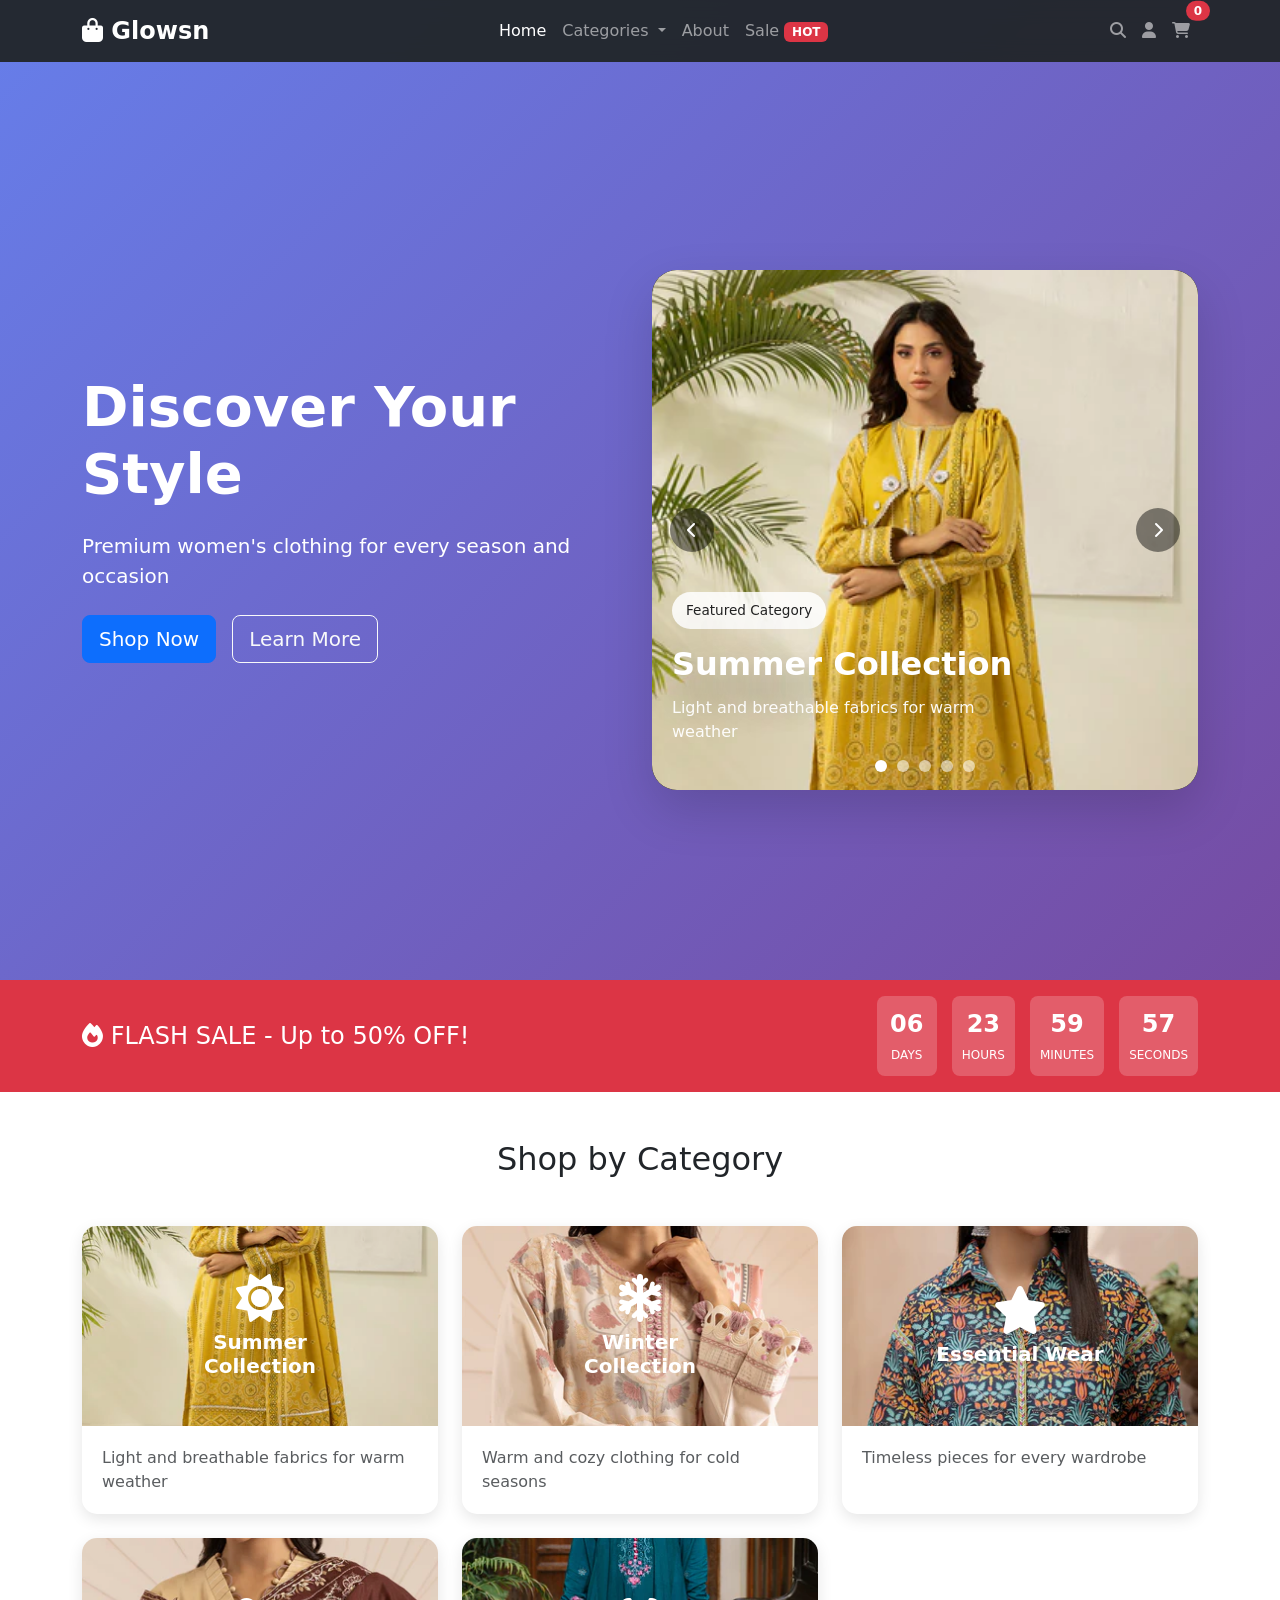
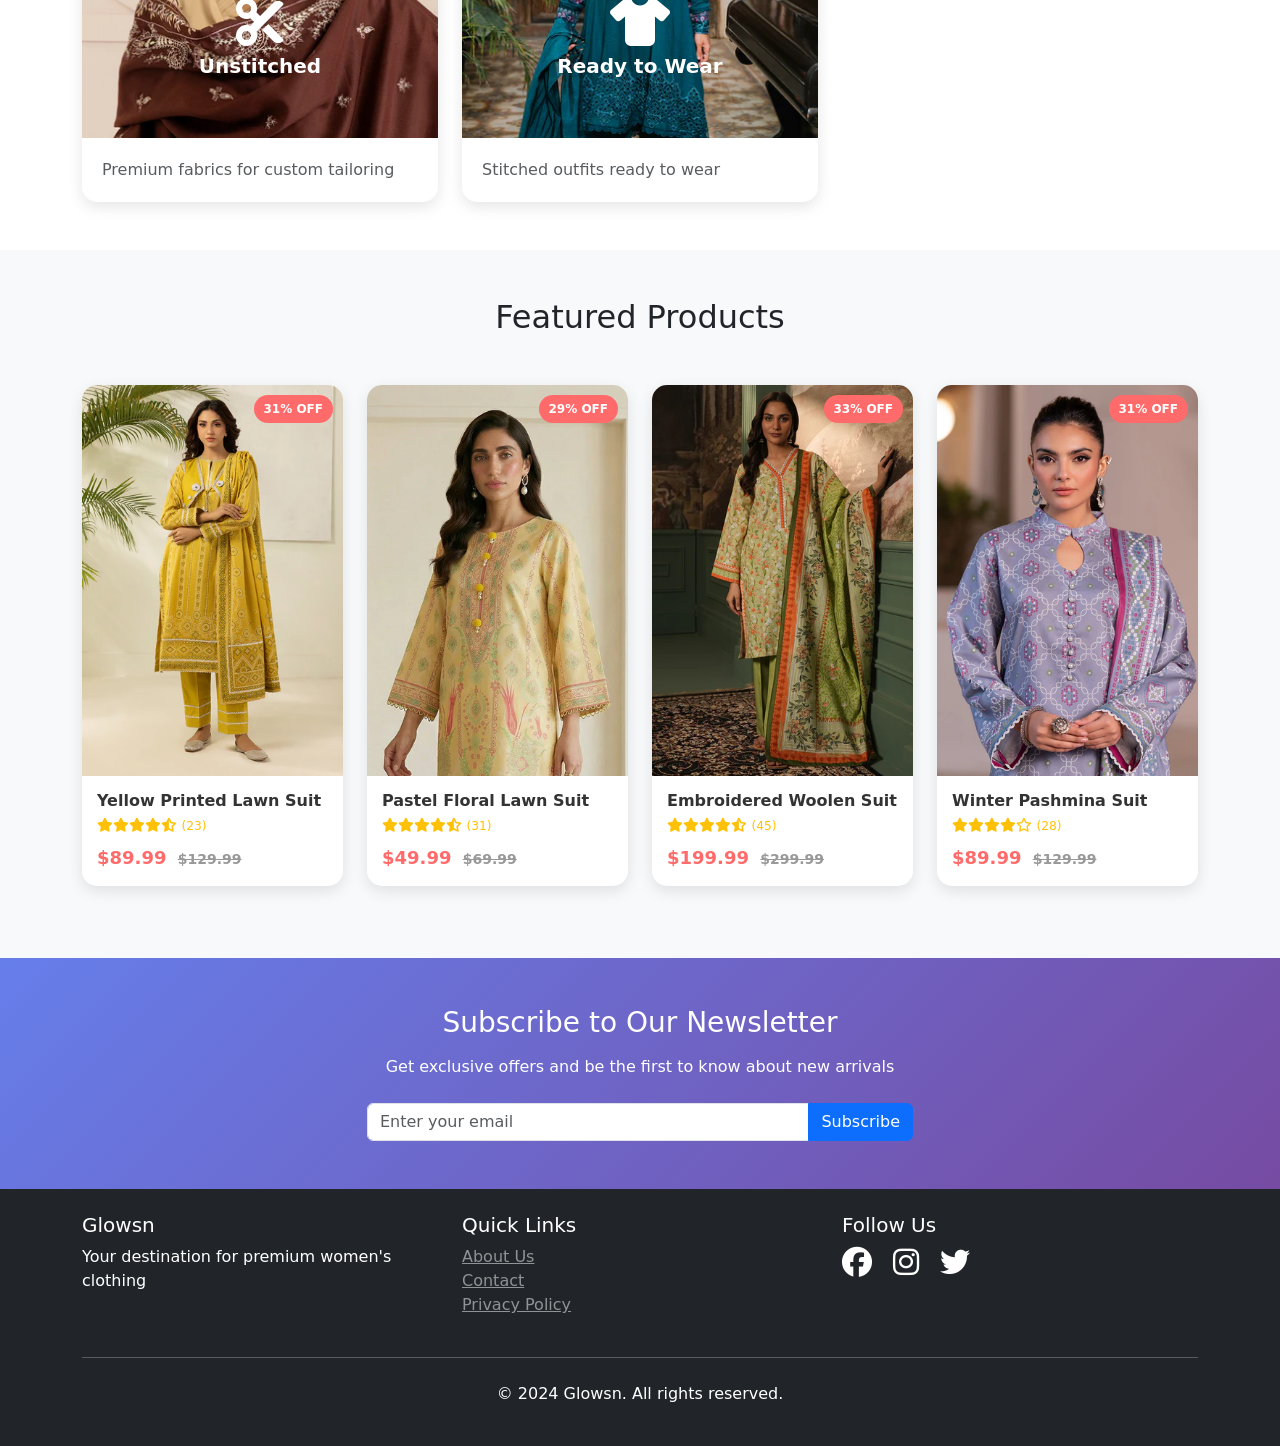
<file: index.html>
<!DOCTYPE html>
<html lang="en">

<head>
    <meta charset="UTF-8">
    <meta name="viewport" content="width=device-width, initial-scale=1.0">
    <title>Glowsn - Women's Clothing</title>
    <link href="https://cdn.jsdelivr.net/npm/bootstrap@5.3.0/dist/css/bootstrap.min.css" rel="stylesheet">
    <link rel="stylesheet" href="https://cdnjs.cloudflare.com/ajax/libs/font-awesome/6.4.0/css/all.min.css">
    <link rel="stylesheet" href="css/style.css">
    <link href="https://unpkg.com/aos@2.3.1/dist/aos.css" rel="stylesheet">
</head>

<body>
    <!-- Enhanced Loader -->
    <div id="loader" class="loader-overlay">
        <div class="loader-spinner">
            <div class="fashion-loader"></div>
            <i class="fas fa-shopping-bag loader-bag"></i>
            <div class="loading-dots">
                <span></span>
                <span></span>
                <span></span>
            </div>
            <p class="loader-text">Loading Glowsn...</p>
        </div>
    </div>

    <!-- Navigation -->
    <nav class="navbar navbar-expand-lg navbar-dark bg-dark fixed-top">
        <div class="container">
            <a class="navbar-brand" href="index.html">
                <i class="fas fa-shopping-bag"></i> Glowsn
            </a>
            <button class="navbar-toggler" type="button" data-bs-toggle="collapse" data-bs-target="#navbarNav">
                <span class="navbar-toggler-icon"></span>
            </button>
            <div class="collapse navbar-collapse" id="navbarNav">
                <ul class="navbar-nav mx-auto">
                    <li class="nav-item">
                        <a class="nav-link active" href="index.html">Home</a>
                    </li>
                    <li class="nav-item dropdown">
                        <a class="nav-link dropdown-toggle" href="#" data-bs-toggle="dropdown">
                            Categories
                        </a>
                        <ul class="dropdown-menu">
                            <li><a class="dropdown-item" href="products.html?category=summer">Summer Collection</a></li>
                            <li><a class="dropdown-item" href="products.html?category=winter">Winter Collection</a></li>
                            <li><a class="dropdown-item" href="products.html?category=essential">Essential Wear</a></li>
                            <li><a class="dropdown-item" href="products.html?category=unstitched">Unstitched</a></li>
                            <li><a class="dropdown-item" href="products.html?category=ready">Ready to Wear</a></li>
                        </ul>
                    </li>
                    <li class="nav-item">
                        <a class="nav-link" href="about.html">About</a>
                    </li>
                    <li class="nav-item">
                        <a class="nav-link" href="#" id="saleLink">Sale <span class="badge bg-danger">HOT</span></a>
                    </li>
                </ul>
                <ul class="navbar-nav">
                    <li class="nav-item">
                        <a class="nav-link" href="#" data-bs-toggle="modal" data-bs-target="#searchModal"><i class="fas fa-search"></i></a>
                    </li>
                    <li class="nav-item">
                        <a class="nav-link" href="login.html"><i class="fas fa-user"></i></a>
                    </li>
                    <li class="nav-item">
                        <a class="nav-link position-relative" href="cart.html">
                            <i class="fas fa-shopping-cart"></i>
                            <span
                                class="position-absolute top-0 start-100 translate-middle badge rounded-pill bg-danger"
                                id="cartCount">
                                0
                            </span>
                        </a>
                    </li>
                </ul>
            </div>
        </div>
    </nav>

    <!-- Hero Section with Sale Timer -->
    <section class="hero-section" data-aos="fade-up">
        <div class="container">
            <div class="row align-items-center min-vh-100">
                <div class="col-lg-6">
                    <div class="hero-content">
                        <h1 class="display-4 fw-bold mb-4">Discover Your Style</h1>
                        <p class="lead mb-4">Premium women's clothing for every season and occasion</p>
                        <div class="d-flex gap-3 mb-4">
                            <a href="products.html" class="btn btn-primary btn-lg">Shop Now</a>
                            <a href="about.html" class="btn btn-outline-light btn-lg">Learn More</a>
                        </div>
                    </div>
                </div>
                <div class="col-lg-6">
                    <div class="hero-slider" id="heroSlider" data-aos="fade-left"></div>
                </div>
            </div>
        </div>
    </section>

    <!-- Sale Banner with Timer -->
    <section class="sale-banner bg-danger text-white py-3" id="saleBanner">
        <div class="container">
            <div class="row align-items-center">
                <div class="col-md-6">
                    <h4 class="mb-0"><i class="fas fa-fire"></i> FLASH SALE - Up to 50% OFF!</h4>
                </div>
                <div class="col-md-6">
                    <div class="countdown-timer" id="countdown">
                        <div class="timer-item">
                            <span id="days">00</span>
                            <small>Days</small>
                        </div>
                        <div class="timer-item">
                            <span id="hours">00</span>
                            <small>Hours</small>
                        </div>
                        <div class="timer-item">
                            <span id="minutes">00</span>
                            <small>Minutes</small>
                        </div>
                        <div class="timer-item">
                            <span id="seconds">00</span>
                            <small>Seconds</small>
                        </div>
                    </div>
                </div>
            </div>
        </div>
    </section>

    <!-- Categories Section -->
    <section class="categories py-5">
        <div class="container">
            <h2 class="text-center mb-5" data-aos="fade-up">Shop by Category</h2>
            <div class="row g-4" id="categoriesGrid">
                <!-- Categories will be dynamically inserted here -->
            </div>
        </div>
    </section>

    <!-- Featured Products -->
    <section class="featured-products py-5 bg-light">
        <div class="container">
            <h2 class="text-center mb-5" data-aos="fade-up">Featured Products</h2>
            <div class="row g-4" id="featuredProducts">
                <!-- Featured products will be dynamically inserted here -->
            </div>
        </div>
    </section>

    <!-- Newsletter -->
    <section class="newsletter py-5 bg-dark text-white">
        <div class="container">
            <div class="row">
                <div class="col-lg-6 mx-auto text-center">
                    <h3>Subscribe to Our Newsletter</h3>
                    <p>Get exclusive offers and be the first to know about new arrivals</p>
                    <form class="mt-4">
                        <div class="input-group">
                            <input type="email" class="form-control" placeholder="Enter your email">
                            <button class="btn btn-primary" type="submit">Subscribe</button>
                        </div>
                    </form>
                </div>
            </div>
        </div>
    </section>

    <!-- Footer -->
    <footer class="bg-dark text-white py-4">
        <div class="container">
            <div class="row">
                <div class="col-md-4">
                    <h5>Glowsn</h5>
                    <p>Your destination for premium women's clothing</p>
                </div>
                <div class="col-md-4">
                    <h5>Quick Links</h5>
                    <ul class="list-unstyled">
                        <li><a href="about.html" class="text-white-50">About Us</a></li>
                        <li><a href="#" class="text-white-50">Contact</a></li>
                        <li><a href="#" class="text-white-50">Privacy Policy</a></li>
                    </ul>
                </div>
                <div class="col-md-4">
                    <h5>Follow Us</h5>
                    <div class="social-links">
                        <a href="#" class="text-white me-3"><i class="fab fa-facebook fa-lg"></i></a>
                        <a href="#" class="text-white me-3"><i class="fab fa-instagram fa-lg"></i></a>
                        <a href="#" class="text-white me-3"><i class="fab fa-twitter fa-lg"></i></a>
                    </div>
                </div>
            </div>
            <hr class="my-4">
            <div class="text-center">
                <p>&copy; 2024 Glowsn. All rights reserved.</p>
            </div>
        </div>
    </footer>

    <!-- Search Modal -->
    <div class="modal fade" id="searchModal" tabindex="-1">
        <div class="modal-dialog modal-lg">
            <div class="modal-content">
                <div class="modal-header">
                    <h5 class="modal-title">Search Products</h5>
                    <button type="button" class="btn-close" data-bs-dismiss="modal"></button>
                </div>
                <div class="modal-body">
                    <div class="search-form mb-4">
                        <div class="input-group">
                            <input type="text" class="form-control" id="searchInput" placeholder="Search for products...">
                            <button class="btn btn-primary" type="button" onclick="performSearch()">
                                <i class="fas fa-search"></i> Search
                            </button>
                        </div>
                    </div>
                    <div id="searchResults">
                        <div class="text-center text-muted">
                            <i class="fas fa-search fa-3x mb-3"></i>
                            <p>Start typing to search for products...</p>
                        </div>
                    </div>
                </div>
            </div>
        </div>
    </div>

    <script src="https://cdn.jsdelivr.net/npm/bootstrap@5.3.0/dist/js/bootstrap.bundle.min.js"></script>
    <script src="https://code.jquery.com/jquery-3.7.1.min.js"></script>
    <script src="https://unpkg.com/aos@2.3.1/dist/aos.js"></script>
    <script src="js/script.js"></script>
</body>

</html>
</file>
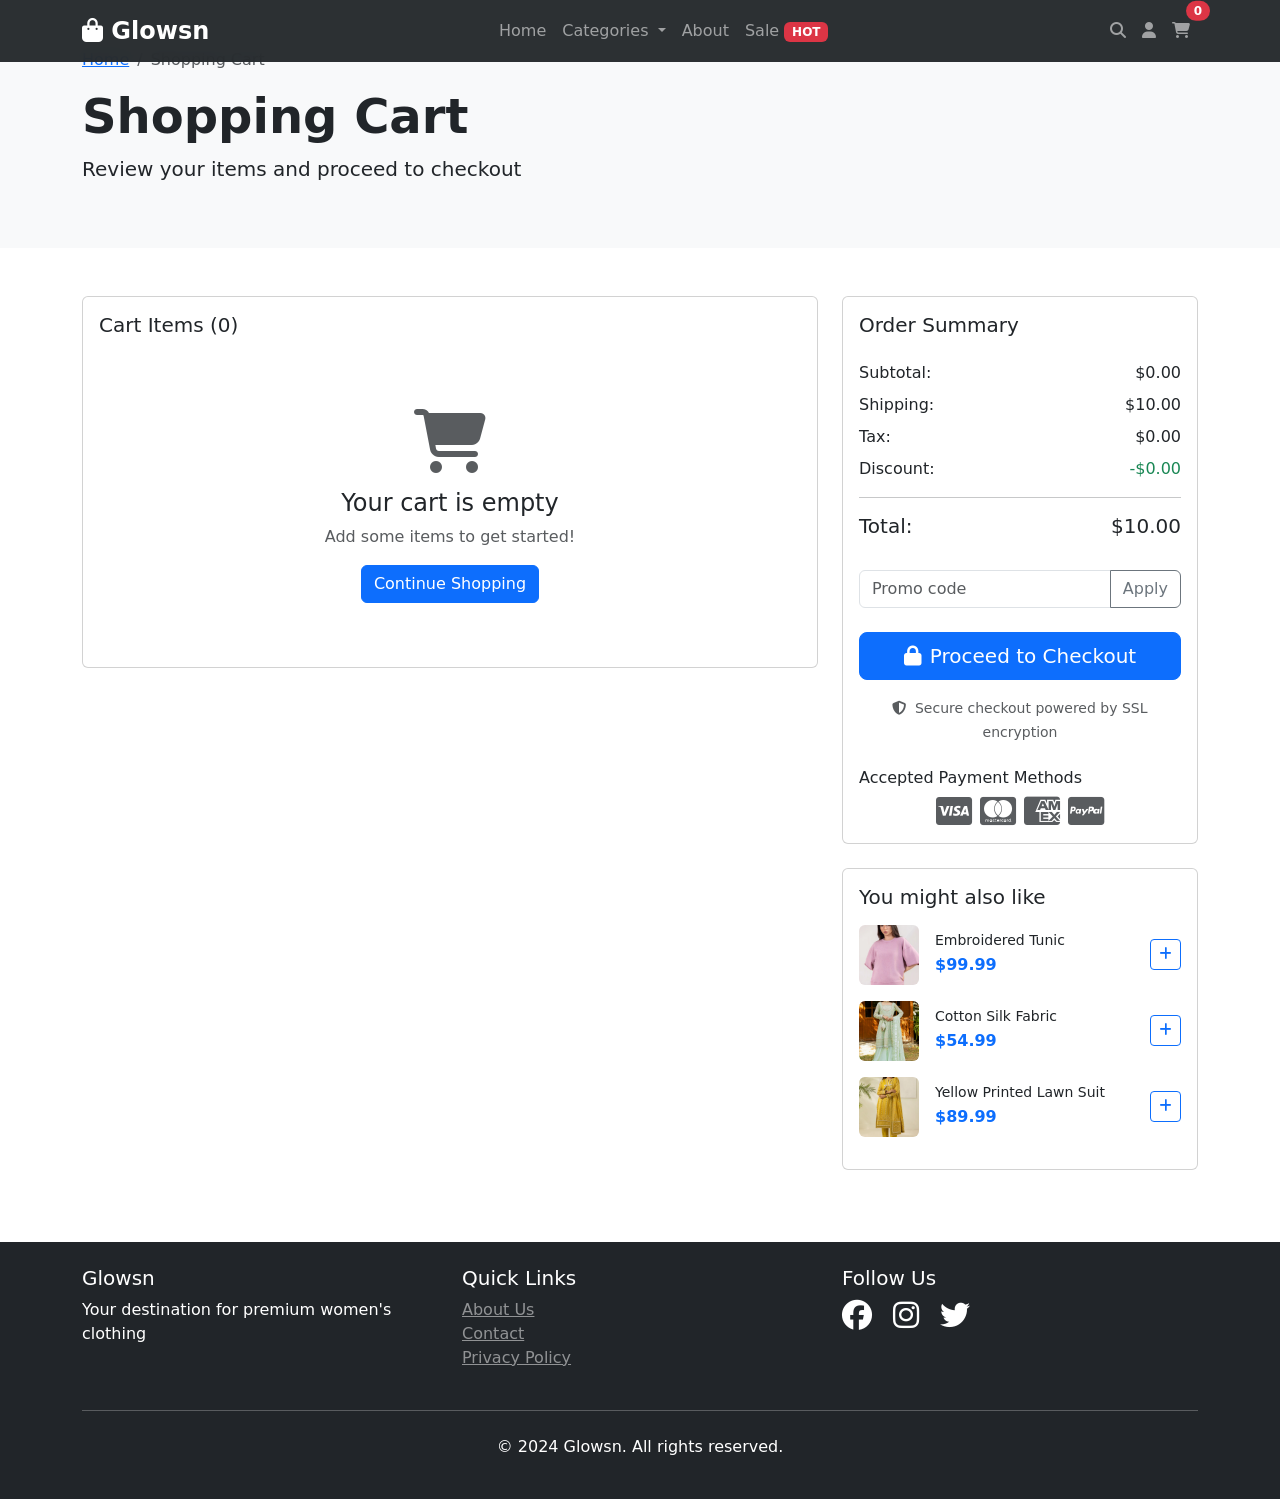
<file: cart.html>
<!DOCTYPE html>
<html lang="en">
<head>
    <meta charset="UTF-8">
    <meta name="viewport" content="width=device-width, initial-scale=1.0">
    <title>Shopping Cart - Glowsn</title>
    <link href="https://cdn.jsdelivr.net/npm/bootstrap@5.3.0/dist/css/bootstrap.min.css" rel="stylesheet">
    <link rel="stylesheet" href="https://cdnjs.cloudflare.com/ajax/libs/font-awesome/6.4.0/css/all.min.css">
    <link rel="stylesheet" href="css/style.css">
    <link href="https://unpkg.com/aos@2.3.1/dist/aos.css" rel="stylesheet">
</head>
<body>
    <!-- Enhanced Loader -->
    <div id="loader" class="loader-overlay">
        <div class="loader-spinner">
            <div class="fashion-loader"></div>
            <i class="fas fa-shopping-bag loader-bag"></i>
            <div class="loading-dots">
                <span></span>
                <span></span>
                <span></span>
            </div>
            <p class="loader-text">Loading Cart...</p>
        </div>
    </div>

    <!-- Navigation -->
    <nav class="navbar navbar-expand-lg navbar-dark bg-dark fixed-top">
        <div class="container">
            <a class="navbar-brand" href="index.html">
                <i class="fas fa-shopping-bag"></i> Glowsn
            </a>
            <button class="navbar-toggler" type="button" data-bs-toggle="collapse" data-bs-target="#navbarNav">
                <span class="navbar-toggler-icon"></span>
            </button>
            <div class="collapse navbar-collapse" id="navbarNav">
                <ul class="navbar-nav mx-auto">
                    <li class="nav-item">
                        <a class="nav-link" href="index.html">Home</a>
                    </li>
                    <li class="nav-item dropdown">
                        <a class="nav-link dropdown-toggle" href="#" data-bs-toggle="dropdown">
                            Categories
                        </a>
                        <ul class="dropdown-menu">
                            <li><a class="dropdown-item" href="products.html?category=summer">Summer Collection</a></li>
                            <li><a class="dropdown-item" href="products.html?category=winter">Winter Collection</a></li>
                            <li><a class="dropdown-item" href="products.html?category=essential">Essential Wear</a></li>
                            <li><a class="dropdown-item" href="products.html?category=unstitched">Unstitched</a></li>
                            <li><a class="dropdown-item" href="products.html?category=ready">Ready to Wear</a></li>
                        </ul>
                    </li>
                    <li class="nav-item">
                        <a class="nav-link" href="about.html">About</a>
                    </li>
                    <li class="nav-item">
                        <a class="nav-link" href="#" id="saleLink">Sale <span class="badge bg-danger">HOT</span></a>
                    </li>
                </ul>
                <ul class="navbar-nav">
                    <li class="nav-item">
                        <a class="nav-link" href="#"><i class="fas fa-search"></i></a>
                    </li>
                    <li class="nav-item">
                        <a class="nav-link" href="login.html"><i class="fas fa-user"></i></a>
                    </li>
                    <li class="nav-item">
                        <a class="nav-link position-relative" href="cart.html">
                            <i class="fas fa-shopping-cart"></i>
                            <span class="position-absolute top-0 start-100 translate-middle badge rounded-pill bg-danger" id="cartCount">
                                0
                            </span>
                        </a>
                    </li>
                </ul>
            </div>
        </div>
    </nav>

    <!-- Page Header -->
    <section class="page-header py-5 bg-light">
        <div class="container">
            <div class="row">
                <div class="col-12">
                    <nav aria-label="breadcrumb">
                        <ol class="breadcrumb">
                            <li class="breadcrumb-item"><a href="index.html">Home</a></li>
                            <li class="breadcrumb-item active">Shopping Cart</li>
                        </ol>
                    </nav>
                    <h1 class="display-5 fw-bold">Shopping Cart</h1>
                    <p class="lead">Review your items and proceed to checkout</p>
                </div>
            </div>
        </div>
    </section>

    <!-- Cart Section -->
    <section class="cart-section py-5">
        <div class="container">
            <div class="row">
                <!-- Cart Items -->
                <div class="col-lg-8 mb-4">
                    <div class="cart-items" data-aos="fade-right">
                        <div class="card">
                            <div class="card-body">
                                <h5 class="card-title mb-4">Cart Items (<span id="cartItemCount">0</span>)</h5>
                                <div id="cartItemsContainer">
                                    <!-- Cart items will be dynamically inserted here -->
                                </div>
                                
                                <div id="emptyCart" class="text-center py-5" style="display: none;">
                                    <i class="fas fa-shopping-cart fa-4x text-muted mb-3"></i>
                                    <h4>Your cart is empty</h4>
                                    <p class="text-muted">Add some items to get started!</p>
                                    <a href="products.html" class="btn btn-primary">Continue Shopping</a>
                                </div>
                            </div>
                        </div>
                    </div>
                </div>

                <!-- Order Summary -->
                <div class="col-lg-4 mb-4">
                    <div class="order-summary" data-aos="fade-left">
                        <div class="card">
                            <div class="card-body">
                                <h5 class="card-title mb-4">Order Summary</h5>
                                
                                <div class="d-flex justify-content-between mb-2">
                                    <span>Subtotal:</span>
                                    <span id="subtotal">$0.00</span>
                                </div>
                                <div class="d-flex justify-content-between mb-2">
                                    <span>Shipping:</span>
                                    <span id="shipping">$0.00</span>
                                </div>
                                <div class="d-flex justify-content-between mb-2">
                                    <span>Tax:</span>
                                    <span id="tax">$0.00</span>
                                </div>
                                <div class="d-flex justify-content-between mb-3">
                                    <span>Discount:</span>
                                    <span id="discount" class="text-success">-$0.00</span>
                                </div>
                                <hr>
                                <div class="d-flex justify-content-between mb-4">
                                    <h5>Total:</h5>
                                    <h5 id="total">$0.00</h5>
                                </div>

                                <!-- Promo Code -->
                                <div class="mb-4">
                                    <div class="input-group">
                                        <input type="text" class="form-control" id="promoCode" placeholder="Promo code">
                                        <button class="btn btn-outline-secondary" onclick="applyPromoCode()">Apply</button>
                                    </div>
                                    <small class="text-muted" id="promoMessage"></small>
                                </div>

                                <!-- Checkout Button -->
                                <button class="btn btn-primary btn-lg w-100 mb-3" onclick="proceedToCheckout()">
                                    <i class="fas fa-lock me-2"></i>Proceed to Checkout
                                </button>

                                <!-- Security Badge -->
                                <div class="text-center">
                                    <small class="text-muted">
                                        <i class="fas fa-shield-alt me-1"></i>
                                        Secure checkout powered by SSL encryption
                                    </small>
                                </div>

                                <!-- Payment Methods -->
                                <div class="mt-4">
                                    <h6>Accepted Payment Methods</h6>
                                    <div class="d-flex gap-2 justify-content-center">
                                        <i class="fab fa-cc-visa fa-2x text-muted"></i>
                                        <i class="fab fa-cc-mastercard fa-2x text-muted"></i>
                                        <i class="fab fa-cc-amex fa-2x text-muted"></i>
                                        <i class="fab fa-cc-paypal fa-2x text-muted"></i>
                                    </div>
                                </div>
                            </div>
                        </div>

                        <!-- Recommended Products -->
                        <div class="card mt-4">
                            <div class="card-body">
                                <h5 class="card-title mb-3">You might also like</h5>
                                <div id="recommendedProducts">
                                    <!-- Recommended products will be dynamically inserted here -->
                                </div>
                            </div>
                        </div>
                    </div>
                </div>
            </div>
        </div>
    </section>

    <!-- Footer -->
    <footer class="bg-dark text-white py-4">
        <div class="container">
            <div class="row">
                <div class="col-md-4">
                    <h5>Glowsn</h5>
                    <p>Your destination for premium women's clothing</p>
                </div>
                <div class="col-md-4">
                    <h5>Quick Links</h5>
                    <ul class="list-unstyled">
                        <li><a href="about.html" class="text-white-50">About Us</a></li>
                        <li><a href="#" class="text-white-50">Contact</a></li>
                        <li><a href="#" class="text-white-50">Privacy Policy</a></li>
                    </ul>
                </div>
                <div class="col-md-4">
                    <h5>Follow Us</h5>
                    <div class="social-links">
                        <a href="#" class="text-white me-3"><i class="fab fa-facebook fa-lg"></i></a>
                        <a href="#" class="text-white me-3"><i class="fab fa-instagram fa-lg"></i></a>
                        <a href="#" class="text-white me-3"><i class="fab fa-twitter fa-lg"></i></a>
                    </div>
                </div>
            </div>
            <hr class="my-4">
            <div class="text-center">
                <p>&copy; 2024 Glowsn. All rights reserved.</p>
            </div>
        </div>
    </footer>

    <script src="https://cdn.jsdelivr.net/npm/bootstrap@5.3.0/dist/js/bootstrap.bundle.min.js"></script>
    <script src="https://code.jquery.com/jquery-3.7.1.min.js"></script>
    <script src="https://unpkg.com/aos@2.3.1/dist/aos.js"></script>
    <script src="js/script.js"></script>
    <script>
        // Shopping Cart Specific JavaScript
        let promoApplied = false;
        let promoDiscount = 0;

        $(document).ready(function() {
            loadCartItems();
            loadRecommendedProducts();
        });

        function loadCartItems() {
            const cartItems = JSON.parse(localStorage.getItem('fashionStoreCart')) || [];
            const cartContainer = $('#cartItemsContainer');
            const emptyCart = $('#emptyCart');
            
            if (cartItems.length === 0) {
                cartContainer.hide();
                emptyCart.show();
                updateOrderSummary(0);
                return;
            }

            cartContainer.show();
            emptyCart.hide();
            cartContainer.empty();

            cartItems.forEach((item, index) => {
                const cartItem = createCartItemHTML(item, index);
                cartContainer.append(cartItem);
            });

            updateOrderSummary(calculateSubtotal(cartItems));
        }

        function createCartItemHTML(item, index) {
            const discount = Math.round(((item.originalPrice - item.price) / item.originalPrice) * 100);
            
            return `
                <div class="cart-item d-flex align-items-center mb-3 pb-3 border-bottom" data-index="${index}">
                    <div class="cart-item-image me-3">
                        <img src="${item.image}" alt="${item.name}" style="width: 100px; height: 100px; object-fit: cover;" class="rounded">
                    </div>
                    <div class="cart-item-details flex-grow-1">
                        <h6 class="mb-1">${item.name}</h6>
                        <p class="text-muted mb-1 small">Size: ${item.selectedSize || item.sizes[0]} | Color: ${item.selectedColor || item.colors[0]}</p>
                        <div class="d-flex align-items-center gap-3">
                            <div class="quantity-controls d-flex align-items-center">
                                <button class="btn btn-sm btn-outline-secondary" onclick="updateQuantity(${index}, -1)">-</button>
                                <span class="mx-2">${item.quantity}</span>
                                <button class="btn btn-sm btn-outline-secondary" onclick="updateQuantity(${index}, 1)">+</button>
                            </div>
                            <div class="price">
                                <span class="fw-bold">$${(item.price * item.quantity).toFixed(2)}</span>
                                ${item.sale ? `<span class="text-muted text-decoration-line-through ms-2">$${(item.originalPrice * item.quantity).toFixed(2)}</span>` : ''}
                            </div>
                        </div>
                    </div>
                    <div class="cart-item-actions">
                        <button class="btn btn-sm btn-outline-danger" onclick="removeFromCart(${index})">
                            <i class="fas fa-trash"></i>
                        </button>
                    </div>
                </div>
            `;
        }

        function updateQuantity(index, change) {
            const cartItems = JSON.parse(localStorage.getItem('fashionStoreCart')) || [];
            
            if (cartItems[index]) {
                cartItems[index].quantity += change;
                
                if (cartItems[index].quantity <= 0) {
                    cartItems.splice(index, 1);
                }
                
                localStorage.setItem('fashionStoreCart', JSON.stringify(cartItems));
                loadCartItems();
                updateCartCount();
            }
        }

        function removeFromCart(index) {
            const cartItems = JSON.parse(localStorage.getItem('fashionStoreCart')) || [];
            cartItems.splice(index, 1);
            localStorage.setItem('fashionStoreCart', JSON.stringify(cartItems));
            loadCartItems();
            updateCartCount();
            showToast('Item removed from cart');
        }

        function calculateSubtotal(cartItems) {
            return cartItems.reduce((total, item) => total + (item.price * item.quantity), 0);
        }

        function updateOrderSummary(subtotal) {
            const shipping = subtotal > 100 ? 0 : 10;
            const tax = subtotal * 0.08; // 8% tax
            const discount = promoApplied ? subtotal * promoDiscount : 0;
            const total = subtotal + shipping + tax - discount;

            $('#cartItemCount').text(cart.length);
            $('#subtotal').text(`$${subtotal.toFixed(2)}`);
            $('#shipping').text(shipping === 0 ? 'FREE' : `$${shipping.toFixed(2)}`);
            $('#tax').text(`$${tax.toFixed(2)}`);
            $('#discount').text(`-$${discount.toFixed(2)}`);
            $('#total').text(`$${total.toFixed(2)}`);
        }

        function applyPromoCode() {
            const promoCode = $('#promoCode').val().trim().toUpperCase();
            const promoMessage = $('#promoMessage');
            
            if (!promoCode) {
                promoMessage.text('Please enter a promo code').addClass('text-danger');
                return;
            }

            // Simple promo code logic (in real app, this would be validated on backend)
            if (promoCode === 'SAVE10') {
                promoApplied = true;
                promoDiscount = 0.10; // 10% discount
                promoMessage.text('Promo code applied! 10% discount').addClass('text-success');
                loadCartItems();
            } else if (promoCode === 'SAVE20') {
                promoApplied = true;
                promoDiscount = 0.20; // 20% discount
                promoMessage.text('Promo code applied! 20% discount').addClass('text-success');
                loadCartItems();
            } else {
                promoMessage.text('Invalid promo code').addClass('text-danger');
            }
        }

        function proceedToCheckout() {
            const cartItems = JSON.parse(localStorage.getItem('fashionStoreCart')) || [];
            
            if (cartItems.length === 0) {
                showToast('Your cart is empty');
                return;
            }

            // In a real app, this would redirect to a checkout page
            showToast('Proceeding to checkout...');
            // window.location.href = 'checkout.html';
        }

        function loadRecommendedProducts() {
            const recommendedContainer = $('#recommendedProducts');
            recommendedContainer.empty();

            // Get some random products as recommendations
            let allProducts = [];
            Object.keys(products).forEach(category => {
                allProducts = allProducts.concat(products[category]);
            });

            const recommended = allProducts.sort(() => 0.5 - Math.random()).slice(0, 3);

            recommended.forEach(product => {
                const productHTML = `
                    <div class="d-flex align-items-center mb-3">
                        <img src="${product.image}" alt="${product.name}" style="width: 60px; height: 60px; object-fit: cover;" class="rounded me-3">
                        <div class="flex-grow-1">
                            <h6 class="mb-1 small">${product.name}</h6>
                            <span class="text-primary fw-bold">$${product.price}</span>
                        </div>
                        <button class="btn btn-sm btn-outline-primary" onclick="addToCart('${product.id}')">
                            <i class="fas fa-plus"></i>
                        </button>
                    </div>
                `;
                recommendedContainer.append(productHTML);
            });
        }
    </script>
</body>
</html>
</file>
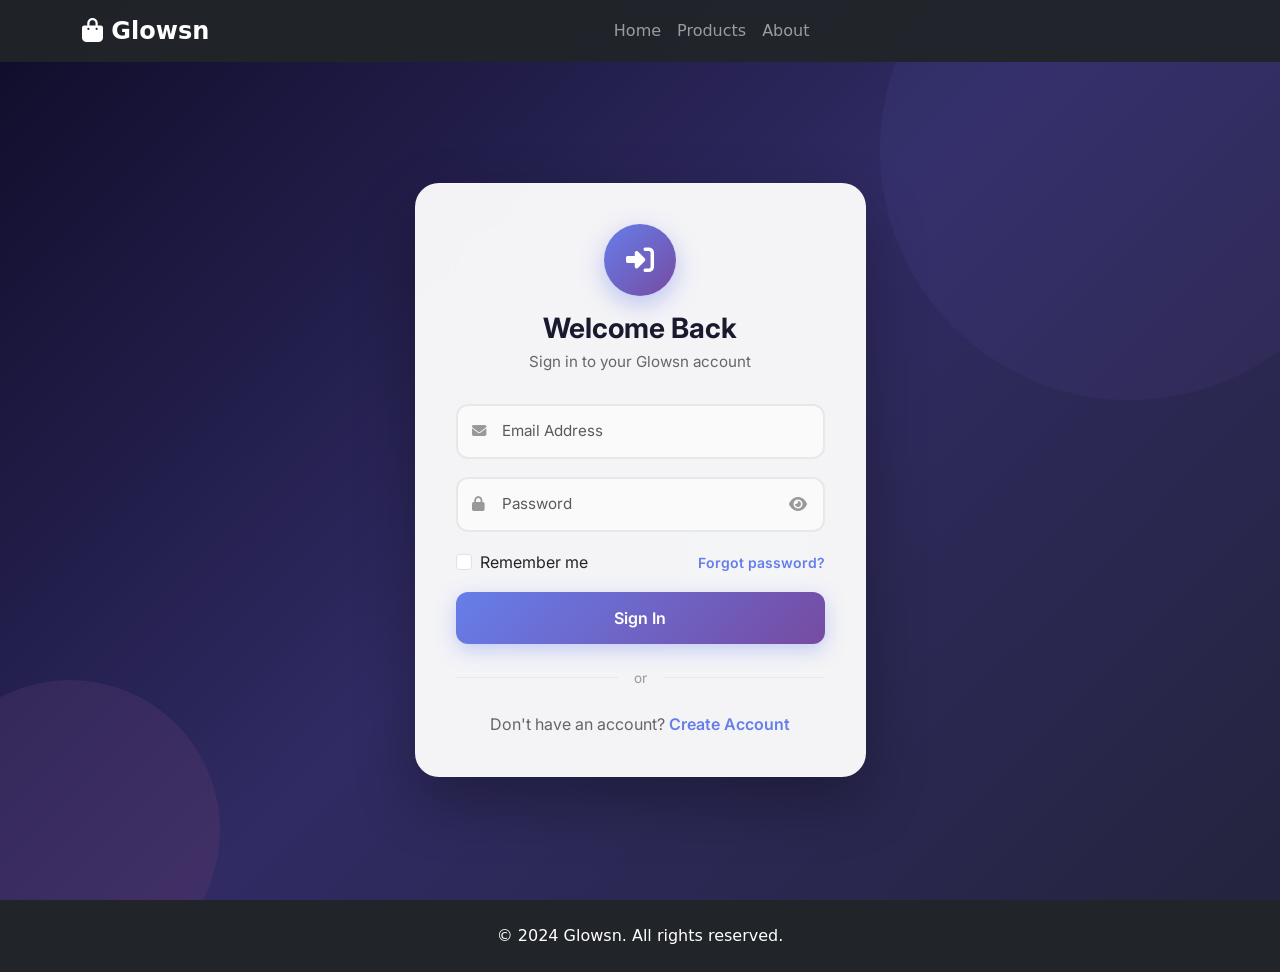
<file: login.html>
<!DOCTYPE html>
<html lang="en">
<head>
    <meta charset="UTF-8">
    <meta name="viewport" content="width=device-width, initial-scale=1.0">
    <title>Login - Glowsn</title>
    <meta name="description" content="Sign in to your Glowsn account to shop premium women's clothing.">
    <link href="https://cdn.jsdelivr.net/npm/bootstrap@5.3.0/dist/css/bootstrap.min.css" rel="stylesheet">
    <link rel="stylesheet" href="https://cdnjs.cloudflare.com/ajax/libs/font-awesome/6.4.0/css/all.min.css">
    <link href="https://fonts.googleapis.com/css2?family=Inter:wght@300;400;500;600;700&display=swap" rel="stylesheet">
    <link rel="stylesheet" href="css/style.css">
</head>
<body>
    <!-- Navigation -->
    <nav class="navbar navbar-expand-lg navbar-dark bg-dark fixed-top">
        <div class="container">
            <a class="navbar-brand" href="index.html">
                <i class="fas fa-shopping-bag"></i> Glowsn
            </a>
            <button class="navbar-toggler" type="button" data-bs-toggle="collapse" data-bs-target="#navbarNav">
                <span class="navbar-toggler-icon"></span>
            </button>
            <div class="collapse navbar-collapse" id="navbarNav">
                <ul class="navbar-nav mx-auto">
                    <li class="nav-item">
                        <a class="nav-link" href="index.html">Home</a>
                    </li>
                    <li class="nav-item">
                        <a class="nav-link" href="products.html">Products</a>
                    </li>
                    <li class="nav-item">
                        <a class="nav-link" href="about.html">About</a>
                    </li>
                </ul>
            </div>
        </div>
    </nav>

    <!-- Login Section -->
    <section class="auth-section">
        <div class="auth-bg-shapes">
            <div class="shape shape-1"></div>
            <div class="shape shape-2"></div>
            <div class="shape shape-3"></div>
        </div>
        <div class="container">
            <div class="row justify-content-center">
                <div class="col-md-6 col-lg-5">
                    <div class="auth-card" id="loginCard">
                        <div class="auth-card-header">
                            <div class="auth-icon">
                                <i class="fas fa-sign-in-alt"></i>
                            </div>
                            <h2>Welcome Back</h2>
                            <p>Sign in to your Glowsn account</p>
                        </div>

                        <!-- Alert container for messages -->
                        <div id="loginAlert" class="auth-alert" style="display:none;"></div>

                        <form id="loginForm" onsubmit="handleLogin(event)" novalidate>
                            <div class="form-floating-group">
                                <div class="input-icon-wrapper">
                                    <i class="fas fa-envelope"></i>
                                    <input type="email" class="form-control auth-input" id="email" placeholder="Email Address" required>
                                </div>
                                <div class="invalid-feedback" id="emailError"></div>
                            </div>

                            <div class="form-floating-group">
                                <div class="input-icon-wrapper">
                                    <i class="fas fa-lock"></i>
                                    <input type="password" class="form-control auth-input" id="password" placeholder="Password" required>
                                    <button type="button" class="password-toggle" onclick="togglePassword('password')">
                                        <i class="fas fa-eye"></i>
                                    </button>
                                </div>
                                <div class="invalid-feedback" id="passwordError"></div>
                            </div>

                            <div class="d-flex justify-content-between align-items-center mb-3">
                                <div class="form-check">
                                    <input class="form-check-input" type="checkbox" id="rememberMe">
                                    <label class="form-check-label" for="rememberMe">Remember me</label>
                                </div>
                                <a href="#" class="auth-link small">Forgot password?</a>
                            </div>

                            <button type="submit" class="btn auth-btn w-100" id="loginBtn">
                                <span class="btn-text">Sign In</span>
                                <span class="btn-loader" style="display:none;">
                                    <i class="fas fa-spinner fa-spin"></i> Signing in...
                                </span>
                            </button>
                        </form>

                        <div class="auth-divider">
                            <span>or</span>
                        </div>

                        <div class="auth-footer">
                            <p>Don't have an account? <a href="signup.html" class="auth-link">Create Account</a></p>
                        </div>
                    </div>
                </div>
            </div>
        </div>
    </section>

    <!-- Footer -->
    <footer class="bg-dark text-white py-4 mt-auto">
        <div class="container text-center">
            <p class="mb-0">&copy; 2024 Glowsn. All rights reserved.</p>
        </div>
    </footer>

    <script src="https://cdn.jsdelivr.net/npm/bootstrap@5.3.0/dist/js/bootstrap.bundle.min.js"></script>
    <script src="https://code.jquery.com/jquery-3.7.1.min.js"></script>
    <script src="js/script.js"></script>
</body>
</html>
</file>
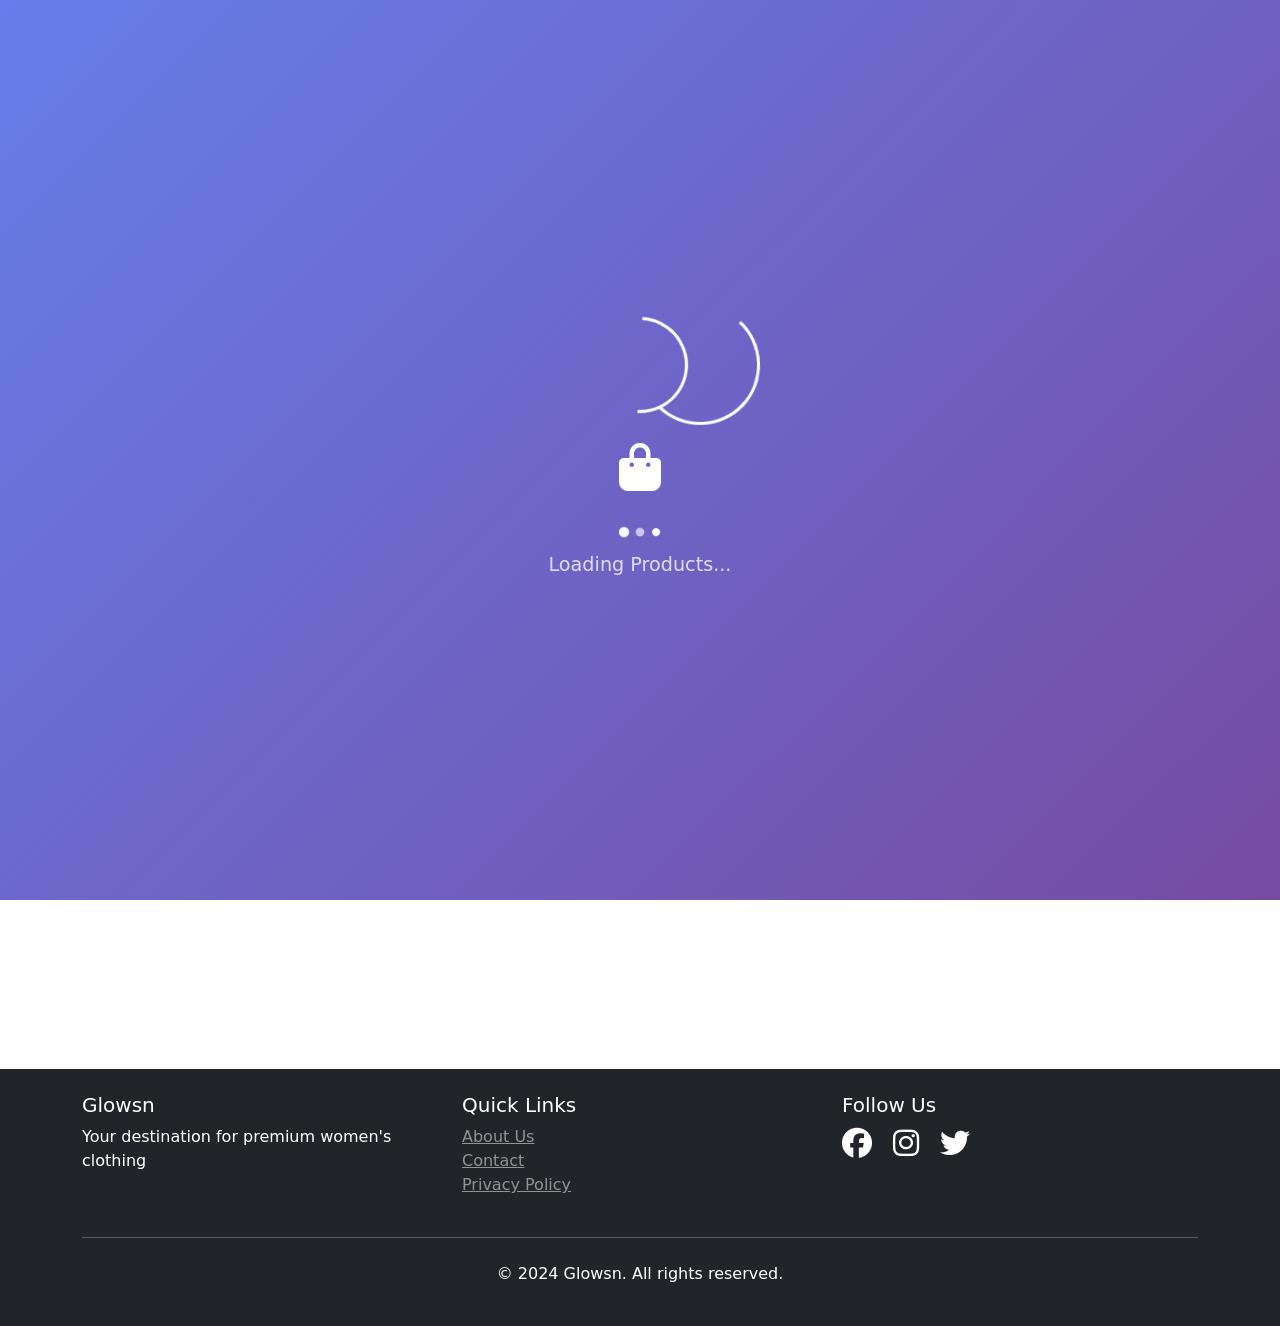
<file: product-detail.html>
<!DOCTYPE html>
<html lang="en">
<head>
    <meta charset="UTF-8">
    <meta name="viewport" content="width=device-width, initial-scale=1.0">
    <title>Product Detail - Glowsn</title>
    <link href="https://cdn.jsdelivr.net/npm/bootstrap@5.3.0/dist/css/bootstrap.min.css" rel="stylesheet">
    <link rel="stylesheet" href="https://cdnjs.cloudflare.com/ajax/libs/font-awesome/6.4.0/css/all.min.css">
    <link rel="stylesheet" href="css/style.css">
    <link href="https://unpkg.com/aos@2.3.1/dist/aos.css" rel="stylesheet">
</head>
<body>
    <!-- Enhanced Loader -->
    <div id="loader" class="loader-overlay">
        <div class="loader-spinner">
            <div class="fashion-loader"></div>
            <i class="fas fa-shopping-bag loader-bag"></i>
            <div class="loading-dots">
                <span></span>
                <span></span>
                <span></span>
            </div>
            <p class="loader-text">Loading Product...</p>
        </div>
    </div>

    <!-- Navigation -->
    <nav class="navbar navbar-expand-lg navbar-dark bg-dark fixed-top">
        <div class="container">
            <a class="navbar-brand" href="index.html">
                <i class="fas fa-shopping-bag"></i> Glowsn
            </a>
            <button class="navbar-toggler" type="button" data-bs-toggle="collapse" data-bs-target="#navbarNav">
                <span class="navbar-toggler-icon"></span>
            </button>
            <div class="collapse navbar-collapse" id="navbarNav">
                <ul class="navbar-nav mx-auto">
                    <li class="nav-item">
                        <a class="nav-link" href="index.html">Home</a>
                    </li>
                    <li class="nav-item dropdown">
                        <a class="nav-link dropdown-toggle" href="#" data-bs-toggle="dropdown">
                            Categories
                        </a>
                        <ul class="dropdown-menu">
                            <li><a class="dropdown-item" href="products.html?category=summer">Summer Collection</a></li>
                            <li><a class="dropdown-item" href="products.html?category=winter">Winter Collection</a></li>
                            <li><a class="dropdown-item" href="products.html?category=essential">Essential Wear</a></li>
                            <li><a class="dropdown-item" href="products.html?category=unstitched">Unstitched</a></li>
                            <li><a class="dropdown-item" href="products.html?category=ready">Ready to Wear</a></li>
                        </ul>
                    </li>
                    <li class="nav-item">
                        <a class="nav-link" href="about.html">About</a>
                    </li>
                    <li class="nav-item">
                        <a class="nav-link" href="#" id="saleLink">Sale <span class="badge bg-danger">HOT</span></a>
                    </li>
                </ul>
                <ul class="navbar-nav">
                    <li class="nav-item">
                        <a class="nav-link" href="#"><i class="fas fa-search"></i></a>
                    </li>
                    <li class="nav-item">
                        <a class="nav-link" href="login.html"><i class="fas fa-user"></i></a>
                    </li>
                    <li class="nav-item">
                        <a class="nav-link position-relative" href="cart.html">
                            <i class="fas fa-shopping-cart"></i>
                            <span class="position-absolute top-0 start-100 translate-middle badge rounded-pill bg-danger" id="cartCount">
                                0
                            </span>
                        </a>
                    </li>
                </ul>
            </div>
        </div>
    </nav>

    <!-- Page Header -->
    <section class="page-header py-5 bg-light">
        <div class="container">
            <div class="row">
                <div class="col-12">
                    <nav aria-label="breadcrumb">
                        <ol class="breadcrumb">
                            <li class="breadcrumb-item"><a href="index.html">Home</a></li>
                            <li class="breadcrumb-item"><a href="products.html">Products</a></li>
                            <li class="breadcrumb-item active" id="productName">Product Detail</li>
                        </ol>
                    </nav>
                </div>
            </div>
        </div>
    </section>

    <!-- Product Detail Section -->
    <section class="product-detail py-5">
        <div class="container">
            <div class="row" id="productDetailContainer">
                <!-- Product details will be dynamically inserted here -->
            </div>

            <!-- Product Tabs -->
            <div class="row mt-5">
                <div class="col-12">
                    <ul class="nav nav-tabs" id="productTabs" role="tablist">
                        <li class="nav-item" role="presentation">
                            <button class="nav-link active" id="description-tab" data-bs-toggle="tab" data-bs-target="#description" type="button" role="tab">Description</button>
                        </li>
                        <li class="nav-item" role="presentation">
                            <button class="nav-link" id="reviews-tab" data-bs-toggle="tab" data-bs-target="#reviews" type="button" role="tab">Reviews</button>
                        </li>
                        <li class="nav-item" role="presentation">
                            <button class="nav-link" id="shipping-tab" data-bs-toggle="tab" data-bs-target="#shipping" type="button" role="tab">Shipping & Returns</button>
                        </li>
                    </ul>
                    <div class="tab-content" id="productTabContent">
                        <div class="tab-pane fade show active" id="description" role="tabpanel">
                            <div class="p-4">
                                <h5>Product Description</h5>
                                <p id="productDescription">Loading description...</p>
                            </div>
                        </div>
                        <div class="tab-pane fade" id="reviews" role="tabpanel">
                            <div class="p-4">
                                <h5>Customer Reviews</h5>
                                <div id="productReviews">
                                    <!-- Reviews will be dynamically inserted here -->
                                </div>
                                <button class="btn btn-primary mt-3" data-bs-toggle="modal" data-bs-target="#reviewModal">Write a Review</button>
                            </div>
                        </div>
                        <div class="tab-pane fade" id="shipping" role="tabpanel">
                            <div class="p-4">
                                <h5>Shipping & Returns</h5>
                                <div class="row">
                                    <div class="col-md-6">
                                        <h6>Shipping Information</h6>
                                        <ul>
                                            <li>Free shipping on orders over $100</li>
                                            <li>Standard shipping: 5-7 business days</li>
                                            <li>Express shipping: 2-3 business days</li>
                                            <li>International shipping available</li>
                                        </ul>
                                    </div>
                                    <div class="col-md-6">
                                        <h6>Return Policy</h6>
                                        <ul>
                                            <li>30-day return policy</li>
                                            <li>Items must be unworn and with tags</li>
                                            <li>Original packaging required</li>
                                            <li>Refund or exchange available</li>
                                        </ul>
                                    </div>
                                </div>
                            </div>
                        </div>
                    </div>
                </div>
            </div>

            <!-- Related Products -->
            <div class="row mt-5">
                <div class="col-12">
                    <h3 class="mb-4">Related Products</h3>
                    <div class="row g-4" id="relatedProducts">
                        <!-- Related products will be dynamically inserted here -->
                    </div>
                </div>
            </div>
        </div>
    </section>

    <!-- Review Modal -->
    <div class="modal fade" id="reviewModal" tabindex="-1">
        <div class="modal-dialog">
            <div class="modal-content">
                <div class="modal-header">
                    <h5 class="modal-title">Write a Review</h5>
                    <button type="button" class="btn-close" data-bs-dismiss="modal"></button>
                </div>
                <div class="modal-body">
                    <form id="reviewForm">
                        <div class="mb-3">
                            <label for="reviewName" class="form-label">Name</label>
                            <input type="text" class="form-control" id="reviewName" required>
                        </div>
                        <div class="mb-3">
                            <label for="reviewRating" class="form-label">Rating</label>
                            <select class="form-select" id="reviewRating" required>
                                <option value="">Choose rating...</option>
                                <option value="5">5 Stars - Excellent</option>
                                <option value="4">4 Stars - Very Good</option>
                                <option value="3">3 Stars - Good</option>
                                <option value="2">2 Stars - Fair</option>
                                <option value="1">1 Star - Poor</option>
                            </select>
                        </div>
                        <div class="mb-3">
                            <label for="reviewText" class="form-label">Review</label>
                            <textarea class="form-control" id="reviewText" rows="4" required></textarea>
                        </div>
                        <button type="submit" class="btn btn-primary">Submit Review</button>
                    </form>
                </div>
            </div>
        </div>
    </div>

    <!-- Footer -->
    <footer class="bg-dark text-white py-4">
        <div class="container">
            <div class="row">
                <div class="col-md-4">
                    <h5>Glowsn</h5>
                    <p>Your destination for premium women's clothing</p>
                </div>
                <div class="col-md-4">
                    <h5>Quick Links</h5>
                    <ul class="list-unstyled">
                        <li><a href="about.html" class="text-white-50">About Us</a></li>
                        <li><a href="#" class="text-white-50">Contact</a></li>
                        <li><a href="#" class="text-white-50">Privacy Policy</a></li>
                    </ul>
                </div>
                <div class="col-md-4">
                    <h5>Follow Us</h5>
                    <div class="social-links">
                        <a href="#" class="text-white me-3"><i class="fab fa-facebook fa-lg"></i></a>
                        <a href="#" class="text-white me-3"><i class="fab fa-instagram fa-lg"></i></a>
                        <a href="#" class="text-white me-3"><i class="fab fa-twitter fa-lg"></i></a>
                    </div>
                </div>
            </div>
            <hr class="my-4">
            <div class="text-center">
                <p>&copy; 2024 Glowsn. All rights reserved.</p>
            </div>
        </div>
    </footer>

    <script src="https://cdn.jsdelivr.net/npm/bootstrap@5.3.0/dist/js/bootstrap.bundle.min.js"></script>
    <script src="https://code.jquery.com/jquery-3.7.1.min.js"></script>
    <script src="https://unpkg.com/aos@2.3.1/dist/aos.js"></script>
    <script src="js/script.js"></script>
    <script>
        // Product Detail Page Specific JavaScript
        let currentProduct = null;

        $(document).ready(function() {
            loadProductDetail();
        });

        function loadProductDetail() {
            const urlParams = new URLSearchParams(window.location.search);
            const productId = urlParams.get('id');
            
            if (!productId) {
                window.location.href = 'products.html';
                return;
            }

            // Find product across all categories
            Object.keys(products).forEach(category => {
                const found = products[category].find(p => p.id === productId);
                if (found) currentProduct = found;
            });

            if (!currentProduct) {
                $('#productDetailContainer').html('<div class="col-12"><p>Product not found</p></div>');
                return;
            }

            displayProductDetail();
            loadRelatedProducts();
            updateBreadcrumb();
        }

        function displayProductDetail() {
            const stars = generateStars(currentProduct.rating);
            const discount = Math.round(((currentProduct.originalPrice - currentProduct.price) / currentProduct.originalPrice) * 100);

            const productHTML = `
                <div class="col-lg-6 mb-4" data-aos="fade-right">
                    <div class="product-images">
                        <div class="main-image mb-3">
                            <img src="${currentProduct.image}" alt="${currentProduct.name}" class="img-fluid rounded" id="mainProductImage">
                        </div>
                        <div class="thumbnail-images d-flex gap-2">
                            <img src="${currentProduct.image}" alt="Thumbnail 1" class="img-thumbnail" style="width: 80px; height: 80px; object-fit: cover;" onclick="changeMainImage('${currentProduct.image}')">
                            <img src="https://picsum.photos/seed/${currentProduct.id}-2/400/500" alt="Thumbnail 2" class="img-thumbnail" style="width: 80px; height: 80px; object-fit: cover;" onclick="changeMainImage('https://picsum.photos/seed/${currentProduct.id}-2/400/500')">
                            <img src="https://picsum.photos/seed/${currentProduct.id}-3/400/500" alt="Thumbnail 3" class="img-thumbnail" style="width: 80px; height: 80px; object-fit: cover;" onclick="changeMainImage('https://picsum.photos/seed/${currentProduct.id}-3/400/500')">
                            <img src="https://picsum.photos/seed/${currentProduct.id}-4/400/500" alt="Thumbnail 4" class="img-thumbnail" style="width: 80px; height: 80px; object-fit: cover;" onclick="changeMainImage('https://picsum.photos/seed/${currentProduct.id}-4/400/500')">
                        </div>
                    </div>
                </div>
                <div class="col-lg-6 mb-4" data-aos="fade-left">
                    <div class="product-info">
                        <h2 class="mb-3">${currentProduct.name}</h2>
                        <div class="product-rating mb-3">
                            ${stars} <span class="text-muted">(${currentProduct.reviews} reviews)</span>
                        </div>
                        <div class="price-section mb-4">
                            <span class="h3 text-primary">$${currentProduct.price}</span>
                            ${currentProduct.sale ? `<span class="text-muted text-decoration-line-through ms-2">$${currentProduct.originalPrice}</span>` : ''}
                            ${currentProduct.sale ? `<span class="badge bg-danger ms-2">${discount}% OFF</span>` : ''}
                        </div>
                        <p class="text-muted mb-4">${currentProduct.description}</p>
                        
                        <div class="mb-4">
                            <h6>Size</h6>
                            <div class="d-flex gap-2 flex-wrap">
                                ${currentProduct.sizes.map(size => `<button class="btn btn-outline-secondary size-option" data-size="${size}">${size}</button>`).join('')}
                            </div>
                        </div>

                        <div class="mb-4">
                            <h6>Color</h6>
                            <div class="d-flex gap-2 flex-wrap">
                                ${currentProduct.colors.map(color => `<button class="btn btn-outline-secondary color-option" data-color="${color}">${color}</button>`).join('')}
                            </div>
                        </div>

                        <div class="mb-4">
                            <h6>Material</h6>
                            <p class="text-muted">${currentProduct.material}</p>
                        </div>

                        <div class="action-buttons d-flex gap-3 mb-4">
                            <button class="btn btn-primary btn-lg flex-fill" onclick="addToCart('${currentProduct.id}')">
                                <i class="fas fa-shopping-cart me-2"></i>Add to Cart
                            </button>
                            <button class="btn btn-success btn-lg" onclick="buyNow('${currentProduct.id}')">
                                <i class="fas fa-bolt me-2"></i>Buy Now
                            </button>
                        </div>

                        <div class="product-features">
                            <ul class="list-unstyled">
                                <li><i class="fas fa-check text-success me-2"></i>Free shipping on orders over $100</li>
                                <li><i class="fas fa-check text-success me-2"></i>30-day return policy</li>
                                <li><i class="fas fa-check text-success me-2"></i>Secure payment</li>
                                <li><i class="fas fa-check text-success me-2"></i>100% authentic products</li>
                            </ul>
                        </div>
                    </div>
                </div>
            `;

            $('#productDetailContainer').html(productHTML);
            $('#productDescription').text(currentProduct.description);
            
            // Initialize size and color selection
            $('.size-option').first().addClass('active');
            $('.color-option').first().addClass('active');
        }

        function changeMainImage(imageSrc) {
            $('#mainProductImage').attr('src', imageSrc);
        }

        function loadRelatedProducts() {
            const relatedProducts = $('#relatedProducts');
            relatedProducts.empty();

            // Find related products from same category
            let related = [];
            Object.keys(products).forEach(category => {
                if (products[category].some(p => p.id === currentProduct.id)) {
                    related = products[category].filter(p => p.id !== currentProduct.id).slice(0, 4);
                }
            });

            related.forEach((product, index) => {
                const productCard = createProductCard(product, index);
                relatedProducts.append(productCard);
            });
        }

        function updateBreadcrumb() {
            $('#productName').text(currentProduct.name);
        }

        // Size and color selection
        $(document).on('click', '.size-option', function() {
            $('.size-option').removeClass('active');
            $(this).addClass('active');
        });

        $(document).on('click', '.color-option', function() {
            $('.color-option').removeClass('active');
            $(this).addClass('active');
        });

        // Review form submission
        $('#reviewForm').on('submit', function(e) {
            e.preventDefault();
            const name = $('#reviewName').val();
            const rating = $('#reviewRating').val();
            const text = $('#reviewText').val();
            
            // Add review to product (in real app, this would be saved to backend)
            showToast('Review submitted successfully!');
            $('#reviewModal').modal('hide');
            this.reset();
        });
    </script>
</body>
</html>
</file>
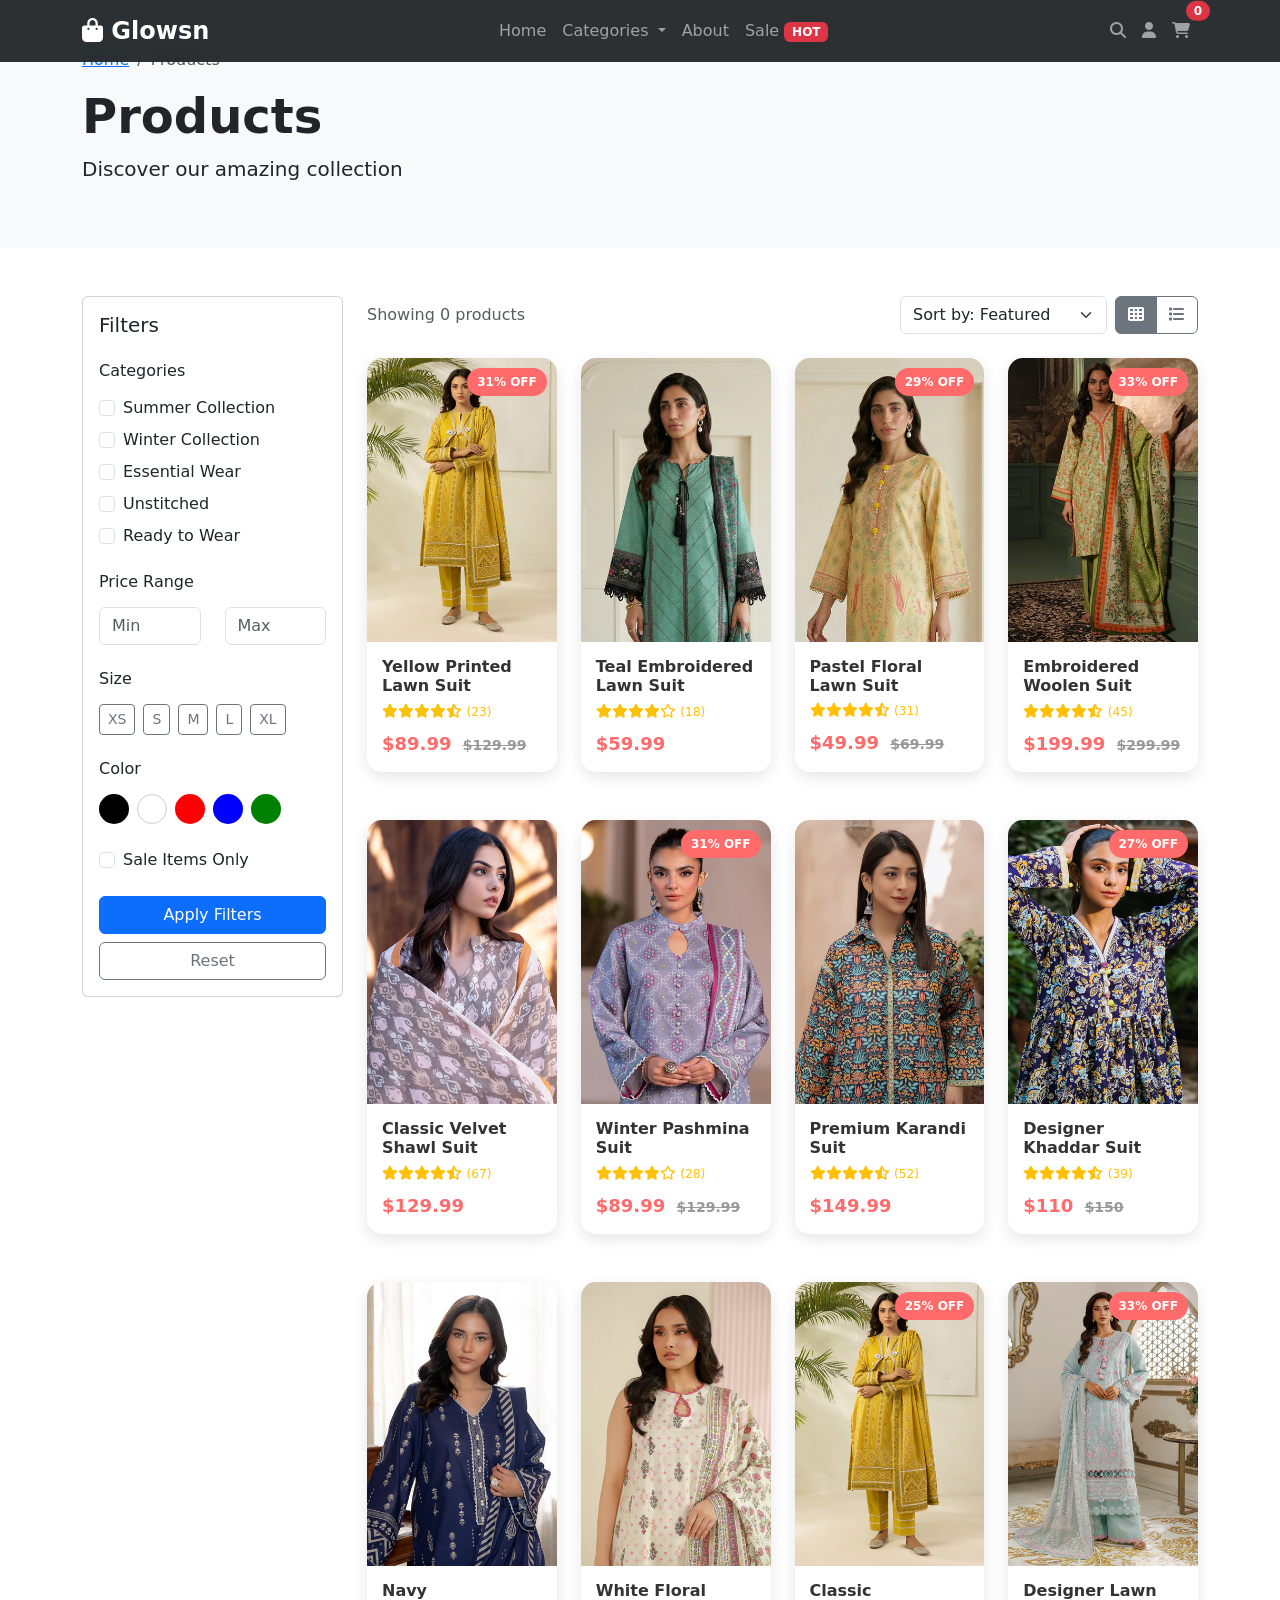
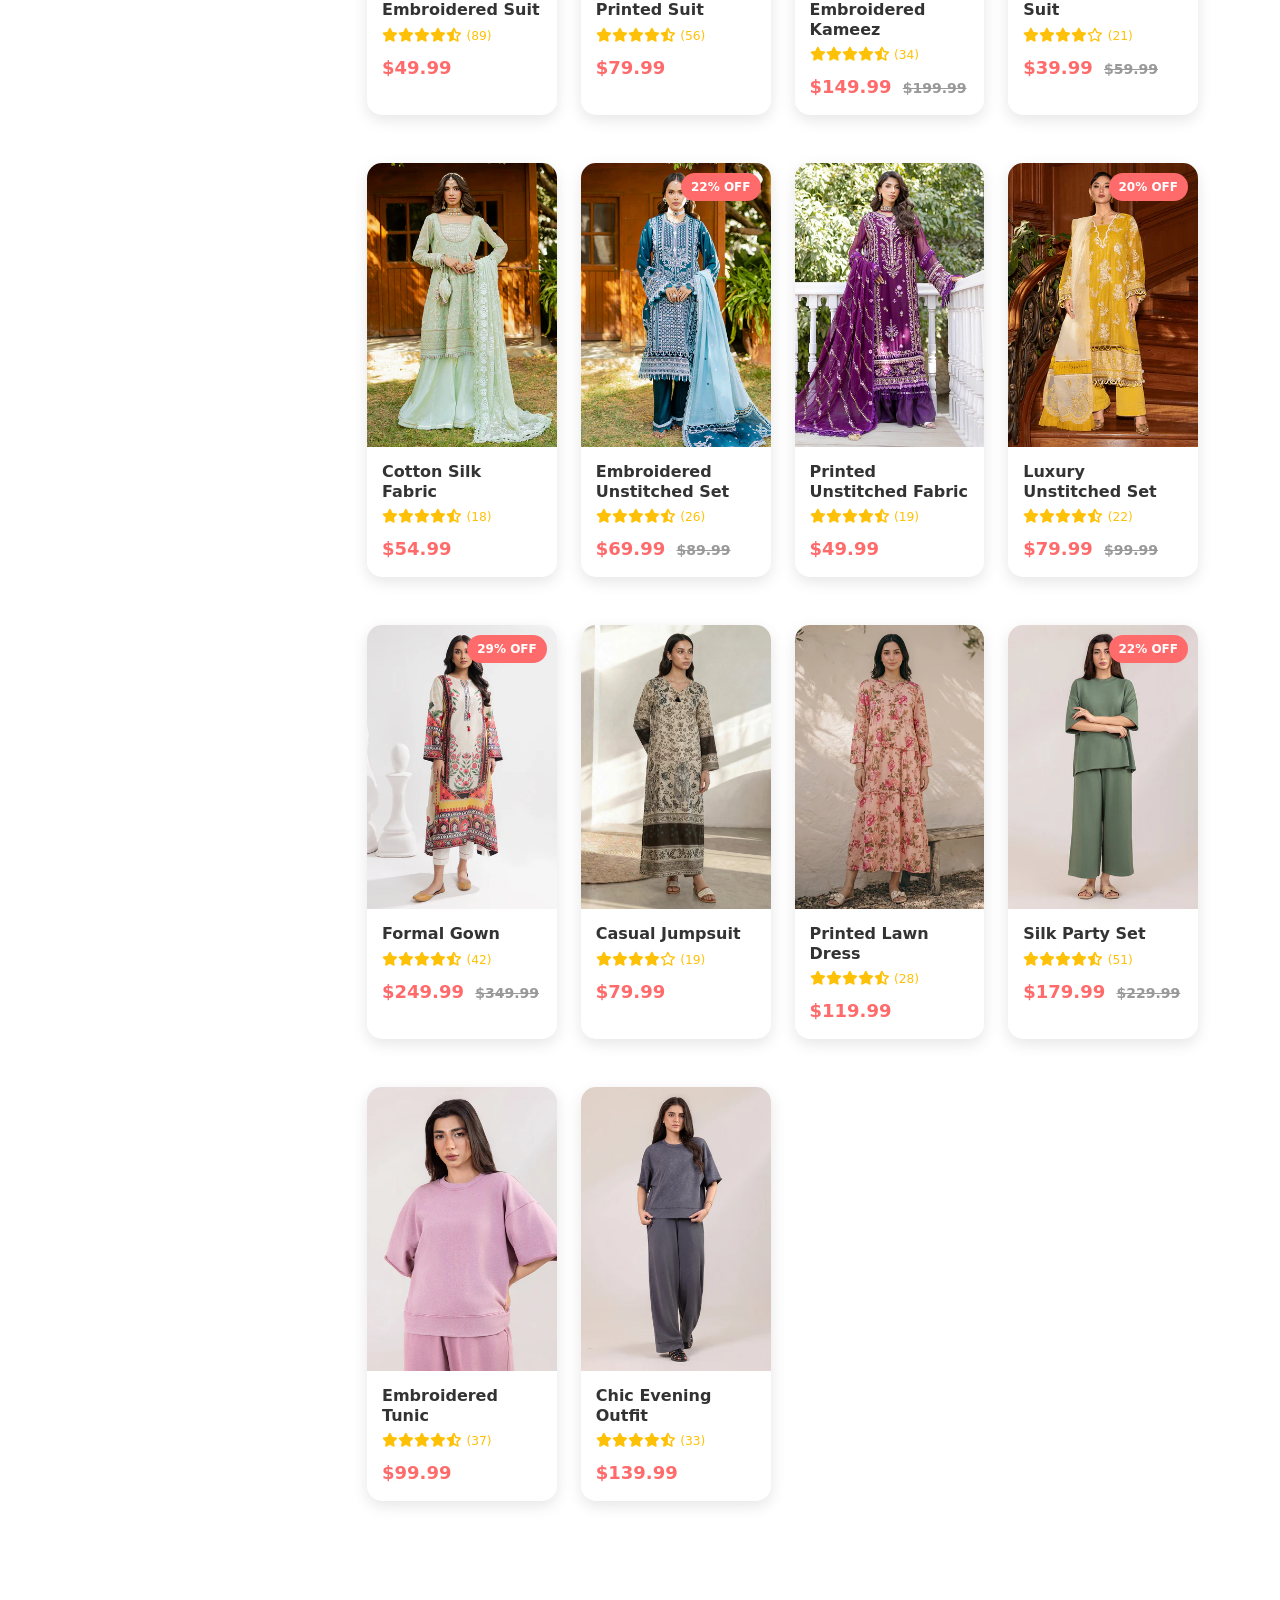
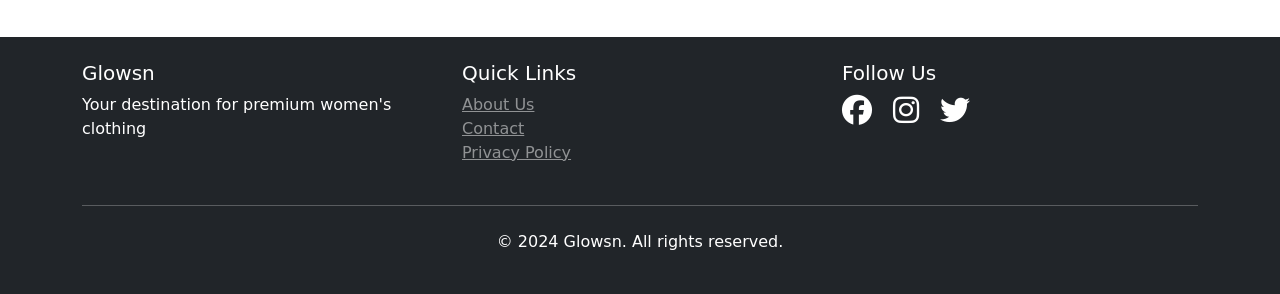
<file: products.html>
<!DOCTYPE html>
<html lang="en">
<head>
    <meta charset="UTF-8">
    <meta name="viewport" content="width=device-width, initial-scale=1.0">
    <title>Products - Glowsn</title>
    <link href="https://cdn.jsdelivr.net/npm/bootstrap@5.3.0/dist/css/bootstrap.min.css" rel="stylesheet">
    <link rel="stylesheet" href="https://cdnjs.cloudflare.com/ajax/libs/font-awesome/6.4.0/css/all.min.css">
    <link rel="stylesheet" href="css/style.css">
    <link href="https://unpkg.com/aos@2.3.1/dist/aos.css" rel="stylesheet">
</head>
<body>
    <!-- Enhanced Loader -->
    <div id="loader" class="loader-overlay">
        <div class="loader-spinner">
            <div class="fashion-loader"></div>
            <i class="fas fa-shopping-bag loader-bag"></i>
            <div class="loading-dots">
                <span></span>
                <span></span>
                <span></span>
            </div>
            <p class="loader-text">Loading Products...</p>
        </div>
    </div>

    <!-- Navigation -->
    <nav class="navbar navbar-expand-lg navbar-dark bg-dark fixed-top">
        <div class="container">
            <a class="navbar-brand" href="index.html">
                <i class="fas fa-shopping-bag"></i> Glowsn
            </a>
            <button class="navbar-toggler" type="button" data-bs-toggle="collapse" data-bs-target="#navbarNav">
                <span class="navbar-toggler-icon"></span>
            </button>
            <div class="collapse navbar-collapse" id="navbarNav">
                <ul class="navbar-nav mx-auto">
                    <li class="nav-item">
                        <a class="nav-link" href="index.html">Home</a>
                    </li>
                    <li class="nav-item dropdown">
                        <a class="nav-link dropdown-toggle" href="#" data-bs-toggle="dropdown">
                            Categories
                        </a>
                        <ul class="dropdown-menu">
                            <li><a class="dropdown-item" href="products.html?category=summer">Summer Collection</a></li>
                            <li><a class="dropdown-item" href="products.html?category=winter">Winter Collection</a></li>
                            <li><a class="dropdown-item" href="products.html?category=essential">Essential Wear</a></li>
                            <li><a class="dropdown-item" href="products.html?category=unstitched">Unstitched</a></li>
                            <li><a class="dropdown-item" href="products.html?category=ready">Ready to Wear</a></li>
                        </ul>
                    </li>
                    <li class="nav-item">
                        <a class="nav-link" href="about.html">About</a>
                    </li>
                    <li class="nav-item">
                        <a class="nav-link" href="#" id="saleLink">Sale <span class="badge bg-danger">HOT</span></a>
                    </li>
                </ul>
                <ul class="navbar-nav">
                    <li class="nav-item">
                        <a class="nav-link" href="#" data-bs-toggle="modal" data-bs-target="#searchModal"><i class="fas fa-search"></i></a>
                    </li>
                    <li class="nav-item">
                        <a class="nav-link" href="login.html"><i class="fas fa-user"></i></a>
                    </li>
                    <li class="nav-item">
                        <a class="nav-link position-relative" href="cart.html">
                            <i class="fas fa-shopping-cart"></i>
                            <span class="position-absolute top-0 start-100 translate-middle badge rounded-pill bg-danger" id="cartCount">
                                0
                            </span>
                        </a>
                    </li>
                </ul>
            </div>
        </div>
    </nav>

    <!-- Page Header -->
    <section class="page-header py-5 bg-light">
        <div class="container">
            <div class="row">
                <div class="col-12">
                    <nav aria-label="breadcrumb">
                        <ol class="breadcrumb">
                            <li class="breadcrumb-item"><a href="index.html">Home</a></li>
                            <li class="breadcrumb-item active">Products</li>
                        </ol>
                    </nav>
                    <h1 class="display-5 fw-bold" id="pageTitle">All Products</h1>
                    <p class="lead">Discover our amazing collection</p>
                </div>
            </div>
        </div>
    </section>

    <!-- Products Section -->
    <section class="products-section py-5">
        <div class="container">
            <div class="row">
                <!-- Filters Sidebar -->
                <div class="col-lg-3 mb-4">
                    <div class="filter-sidebar" data-aos="fade-right">
                        <div class="card">
                            <div class="card-body">
                                <h5 class="card-title mb-4">Filters</h5>
                                
                                <!-- Categories Filter -->
                                <div class="mb-4">
                                    <h6 class="mb-3">Categories</h6>
                                    <div class="form-check mb-2">
                                        <input class="form-check-input" type="checkbox" id="catSummer" value="summer">
                                        <label class="form-check-label" for="catSummer">Summer Collection</label>
                                    </div>
                                    <div class="form-check mb-2">
                                        <input class="form-check-input" type="checkbox" id="catWinter" value="winter">
                                        <label class="form-check-label" for="catWinter">Winter Collection</label>
                                    </div>
                                    <div class="form-check mb-2">
                                        <input class="form-check-input" type="checkbox" id="catEssential" value="essential">
                                        <label class="form-check-label" for="catEssential">Essential Wear</label>
                                    </div>
                                    <div class="form-check mb-2">
                                        <input class="form-check-input" type="checkbox" id="catUnstitched" value="unstitched">
                                        <label class="form-check-label" for="catUnstitched">Unstitched</label>
                                    </div>
                                    <div class="form-check mb-2">
                                        <input class="form-check-input" type="checkbox" id="catReady" value="ready">
                                        <label class="form-check-label" for="catReady">Ready to Wear</label>
                                    </div>
                                </div>

                                <!-- Price Range -->
                                <div class="mb-4">
                                    <h6 class="mb-3">Price Range</h6>
                                    <div class="row">
                                        <div class="col-6">
                                            <input type="number" class="form-control" id="minPrice" placeholder="Min">
                                        </div>
                                        <div class="col-6">
                                            <input type="number" class="form-control" id="maxPrice" placeholder="Max">
                                        </div>
                                    </div>
                                </div>

                                <!-- Size Filter -->
                                <div class="mb-4">
                                    <h6 class="mb-3">Size</h6>
                                    <div class="d-flex flex-wrap gap-2">
                                        <button class="btn btn-outline-secondary btn-sm size-btn" data-size="XS">XS</button>
                                        <button class="btn btn-outline-secondary btn-sm size-btn" data-size="S">S</button>
                                        <button class="btn btn-outline-secondary btn-sm size-btn" data-size="M">M</button>
                                        <button class="btn btn-outline-secondary btn-sm size-btn" data-size="L">L</button>
                                        <button class="btn btn-outline-secondary btn-sm size-btn" data-size="XL">XL</button>
                                    </div>
                                </div>

                                <!-- Color Filter -->
                                <div class="mb-4">
                                    <h6 class="mb-3">Color</h6>
                                    <div class="d-flex flex-wrap gap-2">
                                        <button class="btn color-btn" data-color="Black" style="background-color: black; width: 30px; height: 30px; border-radius: 50%;"></button>
                                        <button class="btn color-btn" data-color="White" style="background-color: white; border: 1px solid #ccc; width: 30px; height: 30px; border-radius: 50%;"></button>
                                        <button class="btn color-btn" data-color="Red" style="background-color: red; width: 30px; height: 30px; border-radius: 50%;"></button>
                                        <button class="btn color-btn" data-color="Blue" style="background-color: blue; width: 30px; height: 30px; border-radius: 50%;"></button>
                                        <button class="btn color-btn" data-color="Green" style="background-color: green; width: 30px; height: 30px; border-radius: 50%;"></button>
                                    </div>
                                </div>

                                <!-- Sale Items Only -->
                                <div class="mb-4">
                                    <div class="form-check">
                                        <input class="form-check-input" type="checkbox" id="saleOnly">
                                        <label class="form-check-label" for="saleOnly">Sale Items Only</label>
                                    </div>
                                </div>

                                <!-- Apply Filters Button -->
                                <button class="btn btn-primary w-100" onclick="applyFilters()">Apply Filters</button>
                                <button class="btn btn-outline-secondary w-100 mt-2" onclick="resetFilters()">Reset</button>
                            </div>
                        </div>
                    </div>
                </div>

                <!-- Products Grid -->
                <div class="col-lg-9">
                    <!-- Sort and View Options -->
                    <div class="d-flex justify-content-between align-items-center mb-4" data-aos="fade-up">
                        <div>
                            <span class="text-muted">Showing <span id="productCount">0</span> products</span>
                        </div>
                        <div class="d-flex gap-2">
                            <select class="form-select" id="sortSelect">
                                <option value="default">Sort by: Featured</option>
                                <option value="price-low">Price: Low to High</option>
                                <option value="price-high">Price: High to Low</option>
                                <option value="name">Name: A to Z</option>
                                <option value="rating">Rating: High to Low</option>
                            </select>
                            <div class="btn-group" role="group">
                                <button type="button" class="btn btn-outline-secondary active" id="gridView">
                                    <i class="fas fa-th"></i>
                                </button>
                                <button type="button" class="btn btn-outline-secondary" id="listView">
                                    <i class="fas fa-list"></i>
                                </button>
                            </div>
                        </div>
                    </div>

                    <!-- Products Container -->
                    <div class="row g-4" id="productsContainer">
                        <!-- Products will be dynamically inserted here -->
                    </div>

                    <!-- Pagination -->
                    <nav aria-label="Page navigation" class="mt-5">
                        <ul class="pagination justify-content-center" id="pagination">
                            <!-- Pagination will be dynamically inserted here -->
                        </ul>
                    </nav>
                </div>
            </div>
        </div>
    </section>

    <!-- Footer -->
    <footer class="bg-dark text-white py-4">
        <div class="container">
            <div class="row">
                <div class="col-md-4">
                    <h5>Glowsn</h5>
                    <p>Your destination for premium women's clothing</p>
                </div>
                <div class="col-md-4">
                    <h5>Quick Links</h5>
                    <ul class="list-unstyled">
                        <li><a href="about.html" class="text-white-50">About Us</a></li>
                        <li><a href="#" class="text-white-50">Contact</a></li>
                        <li><a href="#" class="text-white-50">Privacy Policy</a></li>
                    </ul>
                </div>
                <div class="col-md-4">
                    <h5>Follow Us</h5>
                    <div class="social-links">
                        <a href="#" class="text-white me-3"><i class="fab fa-facebook fa-lg"></i></a>
                        <a href="#" class="text-white me-3"><i class="fab fa-instagram fa-lg"></i></a>
                        <a href="#" class="text-white me-3"><i class="fab fa-twitter fa-lg"></i></a>
                    </div>
                </div>
            </div>
            <hr class="my-4">
            <div class="text-center">
                <p>&copy; 2024 Glowsn. All rights reserved.</p>
            </div>
        </div>
    </footer>

    <!-- Search Modal -->
    <div class="modal fade" id="searchModal" tabindex="-1">
        <div class="modal-dialog modal-lg">
            <div class="modal-content">
                <div class="modal-header">
                    <h5 class="modal-title">Search Products</h5>
                    <button type="button" class="btn-close" data-bs-dismiss="modal"></button>
                </div>
                <div class="modal-body">
                    <div class="search-form mb-4">
                        <div class="input-group">
                            <input type="text" class="form-control" id="searchInput" placeholder="Search for products...">
                            <button class="btn btn-primary" type="button" onclick="performSearch()">
                                <i class="fas fa-search"></i> Search
                            </button>
                        </div>
                    </div>
                    <div id="searchResults">
                        <div class="text-center text-muted">
                            <i class="fas fa-search fa-3x mb-3"></i>
                            <p>Start typing to search for products...</p>
                        </div>
                    </div>
                </div>
            </div>
        </div>
    </div>

    <script src="https://cdn.jsdelivr.net/npm/bootstrap@5.3.0/dist/js/bootstrap.bundle.min.js"></script>
    <script src="https://code.jquery.com/jquery-3.7.1.min.js"></script>
    <script src="https://unpkg.com/aos@2.3.1/dist/aos.js"></script>
    <script src="js/script.js"></script>
</body>
</html>
</file>
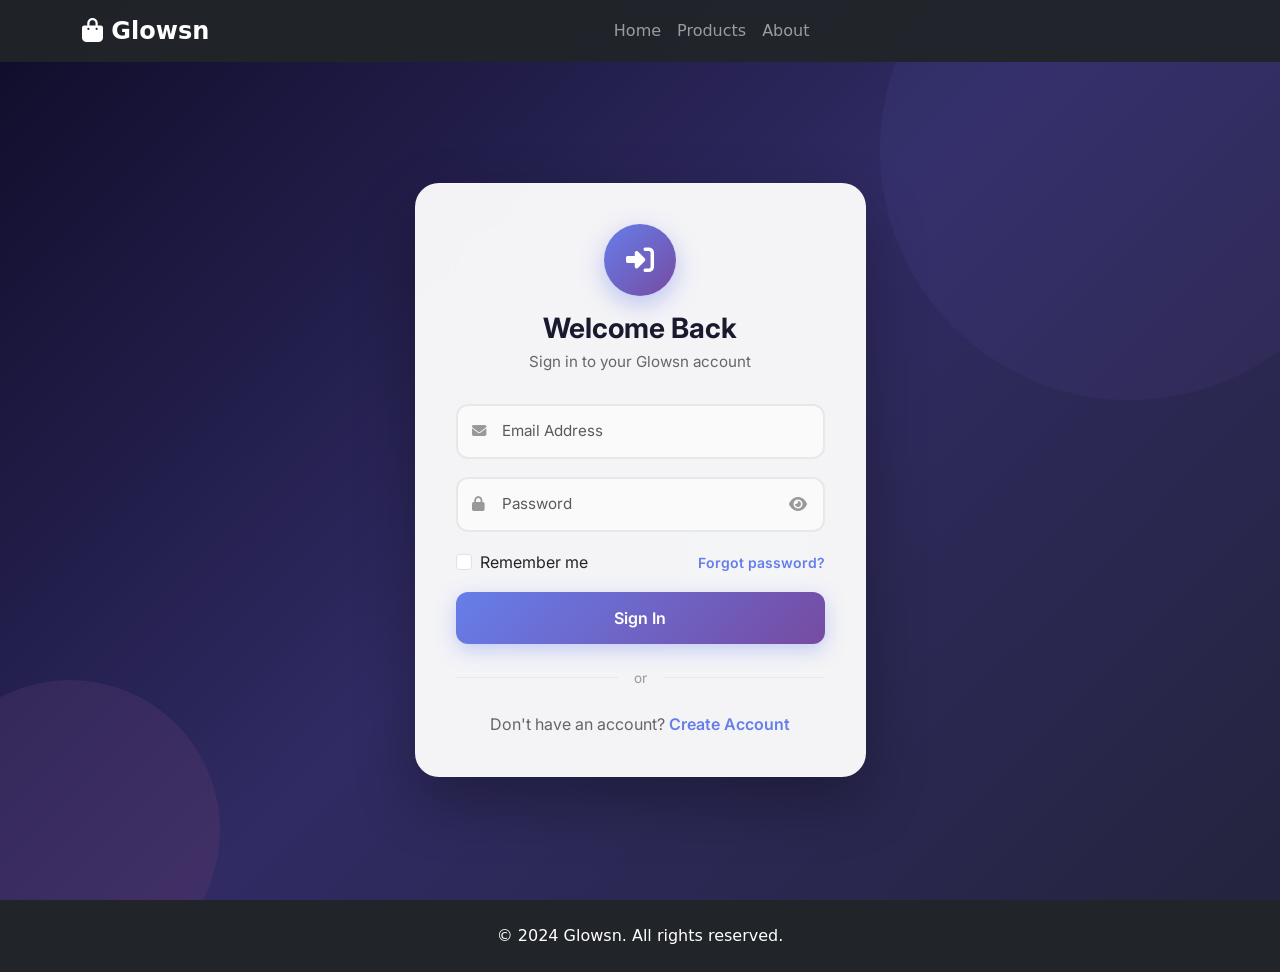
<file: profile.html>
<!DOCTYPE html>
<html lang="en">
<head>
    <meta charset="UTF-8">
    <meta name="viewport" content="width=device-width, initial-scale=1.0">
    <title>My Profile - Glowsn</title>
    <meta name="description" content="Manage your Glowsn profile, view order history, and update your account settings.">
    <link href="https://cdn.jsdelivr.net/npm/bootstrap@5.3.0/dist/css/bootstrap.min.css" rel="stylesheet">
    <link rel="stylesheet" href="https://cdnjs.cloudflare.com/ajax/libs/font-awesome/6.4.0/css/all.min.css">
    <link href="https://fonts.googleapis.com/css2?family=Inter:wght@300;400;500;600;700&display=swap" rel="stylesheet">
    <link rel="stylesheet" href="css/style.css">
    <link href="https://unpkg.com/aos@2.3.1/dist/aos.css" rel="stylesheet">
</head>
<body>
    <!-- Navigation -->
    <nav class="navbar navbar-expand-lg navbar-dark bg-dark fixed-top">
        <div class="container">
            <a class="navbar-brand" href="index.html">
                <i class="fas fa-shopping-bag"></i> Glowsn
            </a>
            <button class="navbar-toggler" type="button" data-bs-toggle="collapse" data-bs-target="#navbarNav">
                <span class="navbar-toggler-icon"></span>
            </button>
            <div class="collapse navbar-collapse" id="navbarNav">
                <ul class="navbar-nav mx-auto">
                    <li class="nav-item">
                        <a class="nav-link" href="index.html">Home</a>
                    </li>
                    <li class="nav-item">
                        <a class="nav-link" href="products.html">Products</a>
                    </li>
                    <li class="nav-item">
                        <a class="nav-link" href="about.html">About</a>
                    </li>
                </ul>
                <ul class="navbar-nav">
                    <li class="nav-item">
                        <a class="nav-link" href="#" data-bs-toggle="modal" data-bs-target="#searchModal"><i class="fas fa-search"></i></a>
                    </li>
                    <li class="nav-item">
                        <a class="nav-link" href="login.html"><i class="fas fa-user"></i></a>
                    </li>
                    <li class="nav-item">
                        <a class="nav-link position-relative" href="cart.html">
                            <i class="fas fa-shopping-cart"></i>
                            <span class="position-absolute top-0 start-100 translate-middle badge rounded-pill bg-danger" id="cartCount">0</span>
                        </a>
                    </li>
                </ul>
            </div>
        </div>
    </nav>

    <!-- Profile Section -->
    <section class="profile-section py-5 mt-5">
        <div class="container mt-4">
            <!-- Profile Header -->
            <div class="profile-header mb-4" data-aos="fade-up">
                <div class="row align-items-center">
                    <div class="col-auto">
                        <div class="profile-avatar" id="profileAvatar">
                            <i class="fas fa-user"></i>
                        </div>
                    </div>
                    <div class="col">
                        <h2 class="mb-1" id="profileGreeting">Hello!</h2>
                        <p class="text-muted mb-0" id="profileEmail">user@example.com</p>
                        <span class="profile-badge"><i class="fas fa-crown"></i> Member</span>
                    </div>
                    <div class="col-auto">
                        <button class="btn btn-outline-danger" onclick="handleLogout()">
                            <i class="fas fa-sign-out-alt"></i> Logout
                        </button>
                    </div>
                </div>
            </div>

            <div class="row g-4">
                <!-- Sidebar / Stats -->
                <div class="col-lg-4" data-aos="fade-right">
                    <!-- Stats Cards -->
                    <div class="profile-stats mb-4">
                        <div class="stat-card">
                            <div class="stat-icon bg-primary-soft">
                                <i class="fas fa-shopping-bag"></i>
                            </div>
                            <div class="stat-info">
                                <h4 id="totalOrders">0</h4>
                                <p>Total Orders</p>
                            </div>
                        </div>
                        <div class="stat-card">
                            <div class="stat-icon bg-success-soft">
                                <i class="fas fa-heart"></i>
                            </div>
                            <div class="stat-info">
                                <h4 id="wishlistCount">0</h4>
                                <p>Wishlist</p>
                            </div>
                        </div>
                        <div class="stat-card">
                            <div class="stat-icon bg-warning-soft">
                                <i class="fas fa-shopping-cart"></i>
                            </div>
                            <div class="stat-info">
                                <h4 id="cartItemsCount">0</h4>
                                <p>Cart Items</p>
                            </div>
                        </div>
                    </div>

                    <!-- Quick Actions -->
                    <div class="profile-card">
                        <h5 class="mb-3"><i class="fas fa-bolt"></i> Quick Actions</h5>
                        <div class="d-grid gap-2">
                            <a href="products.html" class="btn btn-outline-primary btn-sm">
                                <i class="fas fa-store"></i> Browse Products
                            </a>
                            <a href="cart.html" class="btn btn-outline-success btn-sm">
                                <i class="fas fa-shopping-cart"></i> View Cart
                            </a>
                            <button class="btn btn-outline-danger btn-sm" onclick="handleLogout()">
                                <i class="fas fa-sign-out-alt"></i> Sign Out
                            </button>
                        </div>
                    </div>
                </div>

                <!-- Main Content -->
                <div class="col-lg-8" data-aos="fade-left">
                    <!-- Tabs -->
                    <ul class="nav nav-tabs profile-tabs mb-4" id="profileTabs" role="tablist">
                        <li class="nav-item" role="presentation">
                            <button class="nav-link active" id="info-tab" data-bs-toggle="tab" data-bs-target="#info" type="button" role="tab">
                                <i class="fas fa-user"></i> Profile Info
                            </button>
                        </li>
                        <li class="nav-item" role="presentation">
                            <button class="nav-link" id="orders-tab" data-bs-toggle="tab" data-bs-target="#orders" type="button" role="tab">
                                <i class="fas fa-box"></i> Order History
                            </button>
                        </li>
                        <li class="nav-item" role="presentation">
                            <button class="nav-link" id="security-tab" data-bs-toggle="tab" data-bs-target="#security" type="button" role="tab">
                                <i class="fas fa-shield-alt"></i> Security
                            </button>
                        </li>
                    </ul>

                    <!-- Tab Content -->
                    <div class="tab-content" id="profileTabContent">
                        <!-- Profile Info Tab -->
                        <div class="tab-pane fade show active" id="info" role="tabpanel">
                            <div class="profile-card">
                                <div class="d-flex justify-content-between align-items-center mb-4">
                                    <h5 class="mb-0">Personal Information</h5>
                                    <button class="btn btn-sm btn-primary" id="editProfileBtn" onclick="toggleEditProfile()">
                                        <i class="fas fa-edit"></i> Edit
                                    </button>
                                </div>

                                <div id="profileAlert" class="auth-alert" style="display:none;"></div>

                                <form id="profileForm" onsubmit="handleProfileUpdate(event)">
                                    <div class="row g-3">
                                        <div class="col-md-6">
                                            <label class="form-label text-muted small">Full Name</label>
                                            <div class="input-icon-wrapper">
                                                <i class="fas fa-user"></i>
                                                <input type="text" class="form-control auth-input" id="profileName" disabled>
                                            </div>
                                        </div>
                                        <div class="col-md-6">
                                            <label class="form-label text-muted small">Email Address</label>
                                            <div class="input-icon-wrapper">
                                                <i class="fas fa-envelope"></i>
                                                <input type="email" class="form-control auth-input" id="profileEmailInput" disabled>
                                            </div>
                                        </div>
                                        <div class="col-md-6">
                                            <label class="form-label text-muted small">Phone Number</label>
                                            <div class="input-icon-wrapper">
                                                <i class="fas fa-phone"></i>
                                                <input type="tel" class="form-control auth-input" id="profilePhone" disabled>
                                            </div>
                                        </div>
                                        <div class="col-md-6">
                                            <label class="form-label text-muted small">Member Since</label>
                                            <div class="input-icon-wrapper">
                                                <i class="fas fa-calendar"></i>
                                                <input type="text" class="form-control auth-input" id="profileJoinDate" disabled>
                                            </div>
                                        </div>
                                        <div class="col-12">
                                            <label class="form-label text-muted small">Shipping Address</label>
                                            <div class="input-icon-wrapper">
                                                <i class="fas fa-map-marker-alt"></i>
                                                <input type="text" class="form-control auth-input" id="profileAddress" disabled>
                                            </div>
                                        </div>
                                    </div>

                                    <div class="mt-4 d-none" id="profileActions">
                                        <button type="submit" class="btn auth-btn me-2">
                                            <i class="fas fa-save"></i> Save Changes
                                        </button>
                                        <button type="button" class="btn btn-outline-secondary" onclick="cancelEditProfile()">
                                            Cancel
                                        </button>
                                    </div>
                                </form>
                            </div>
                        </div>

                        <!-- Order History Tab -->
                        <div class="tab-pane fade" id="orders" role="tabpanel">
                            <div class="profile-card">
                                <h5 class="mb-4">Order History</h5>
                                <div id="orderHistoryContainer">
                                    <!-- Orders will be loaded here -->
                                </div>
                            </div>
                        </div>

                        <!-- Security Tab -->
                        <div class="tab-pane fade" id="security" role="tabpanel">
                            <div class="profile-card">
                                <h5 class="mb-4">Change Password</h5>

                                <div id="securityAlert" class="auth-alert" style="display:none;"></div>

                                <form id="changePasswordForm" onsubmit="handleChangePassword(event)">
                                    <div class="mb-3">
                                        <label class="form-label text-muted small">Current Password</label>
                                        <div class="input-icon-wrapper">
                                            <i class="fas fa-lock"></i>
                                            <input type="password" class="form-control auth-input" id="currentPassword" required>
                                            <button type="button" class="password-toggle" onclick="togglePassword('currentPassword')">
                                                <i class="fas fa-eye"></i>
                                            </button>
                                        </div>
                                    </div>
                                    <div class="mb-3">
                                        <label class="form-label text-muted small">New Password</label>
                                        <div class="input-icon-wrapper">
                                            <i class="fas fa-lock"></i>
                                            <input type="password" class="form-control auth-input" id="newPassword" required>
                                            <button type="button" class="password-toggle" onclick="togglePassword('newPassword')">
                                                <i class="fas fa-eye"></i>
                                            </button>
                                        </div>
                                    </div>
                                    <div class="mb-3">
                                        <label class="form-label text-muted small">Confirm New Password</label>
                                        <div class="input-icon-wrapper">
                                            <i class="fas fa-lock"></i>
                                            <input type="password" class="form-control auth-input" id="confirmNewPassword" required>
                                            <button type="button" class="password-toggle" onclick="togglePassword('confirmNewPassword')">
                                                <i class="fas fa-eye"></i>
                                            </button>
                                        </div>
                                    </div>
                                    <button type="submit" class="btn auth-btn">
                                        <i class="fas fa-key"></i> Update Password
                                    </button>
                                </form>
                            </div>

                            <div class="profile-card mt-4">
                                <h5 class="mb-3 text-danger">Danger Zone</h5>
                                <p class="text-muted small">Permanently delete your account and all associated data. This action cannot be undone.</p>
                                <button class="btn btn-outline-danger btn-sm" onclick="handleDeleteAccount()">
                                    <i class="fas fa-trash"></i> Delete Account
                                </button>
                            </div>
                        </div>
                    </div>
                </div>
            </div>
        </div>
    </section>

    <!-- Delete Account Confirmation Modal -->
    <div class="modal fade" id="deleteAccountModal" tabindex="-1">
        <div class="modal-dialog modal-dialog-centered">
            <div class="modal-content">
                <div class="modal-header border-danger">
                    <h5 class="modal-title text-danger"><i class="fas fa-exclamation-triangle"></i> Delete Account</h5>
                    <button type="button" class="btn-close" data-bs-dismiss="modal"></button>
                </div>
                <div class="modal-body">
                    <p>Are you sure you want to delete your account? This action is <strong>permanent</strong> and cannot be undone.</p>
                    <p class="text-muted small">All your data, order history, and preferences will be permanently removed.</p>
                    <div class="mb-3">
                        <label class="form-label">Type <strong>DELETE</strong> to confirm:</label>
                        <input type="text" class="form-control" id="deleteConfirmInput" placeholder="Type DELETE">
                    </div>
                </div>
                <div class="modal-footer">
                    <button type="button" class="btn btn-secondary" data-bs-dismiss="modal">Cancel</button>
                    <button type="button" class="btn btn-danger" onclick="confirmDeleteAccount()">
                        <i class="fas fa-trash"></i> Delete My Account
                    </button>
                </div>
            </div>
        </div>
    </div>

    <!-- Footer -->
    <footer class="bg-dark text-white py-4">
        <div class="container text-center">
            <p class="mb-0">&copy; 2024 Glowsn. All rights reserved.</p>
        </div>
    </footer>

    <script src="https://cdn.jsdelivr.net/npm/bootstrap@5.3.0/dist/js/bootstrap.bundle.min.js"></script>
    <script src="https://code.jquery.com/jquery-3.7.1.min.js"></script>
    <script src="https://unpkg.com/aos@2.3.1/dist/aos.js"></script>
    <script src="js/script.js"></script>
    <script>
        // Redirect if not logged in
        if (!isLoggedIn()) {
            window.location.href = 'login.html';
        } else {
            loadProfileData();
        }
    </script>
</body>
</html>
</file>
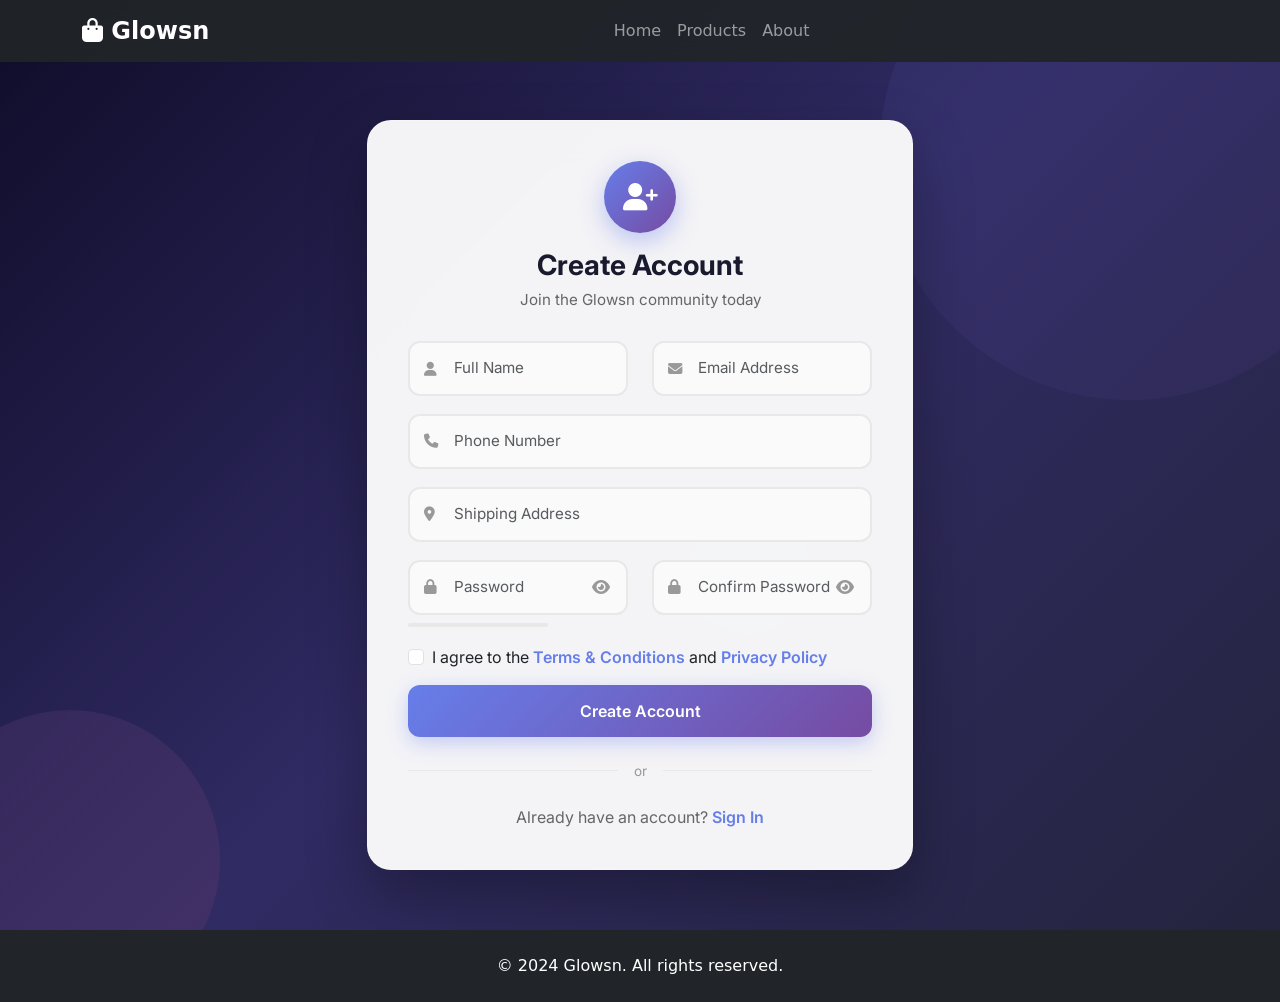
<file: signup.html>
<!DOCTYPE html>
<html lang="en">
<head>
    <meta charset="UTF-8">
    <meta name="viewport" content="width=device-width, initial-scale=1.0">
    <title>Sign Up - Glowsn</title>
    <meta name="description" content="Create your Glowsn account and join our community of fashion enthusiasts.">
    <link href="https://cdn.jsdelivr.net/npm/bootstrap@5.3.0/dist/css/bootstrap.min.css" rel="stylesheet">
    <link rel="stylesheet" href="https://cdnjs.cloudflare.com/ajax/libs/font-awesome/6.4.0/css/all.min.css">
    <link href="https://fonts.googleapis.com/css2?family=Inter:wght@300;400;500;600;700&display=swap" rel="stylesheet">
    <link rel="stylesheet" href="css/style.css">
</head>
<body>
    <!-- Navigation -->
    <nav class="navbar navbar-expand-lg navbar-dark bg-dark fixed-top">
        <div class="container">
            <a class="navbar-brand" href="index.html">
                <i class="fas fa-shopping-bag"></i> Glowsn
            </a>
            <button class="navbar-toggler" type="button" data-bs-toggle="collapse" data-bs-target="#navbarNav">
                <span class="navbar-toggler-icon"></span>
            </button>
            <div class="collapse navbar-collapse" id="navbarNav">
                <ul class="navbar-nav mx-auto">
                    <li class="nav-item">
                        <a class="nav-link" href="index.html">Home</a>
                    </li>
                    <li class="nav-item">
                        <a class="nav-link" href="products.html">Products</a>
                    </li>
                    <li class="nav-item">
                        <a class="nav-link" href="about.html">About</a>
                    </li>
                </ul>
            </div>
        </div>
    </nav>

    <!-- Signup Section -->
    <section class="auth-section">
        <div class="auth-bg-shapes">
            <div class="shape shape-1"></div>
            <div class="shape shape-2"></div>
            <div class="shape shape-3"></div>
        </div>
        <div class="container">
            <div class="row justify-content-center">
                <div class="col-md-8 col-lg-6">
                    <div class="auth-card" id="signupCard">
                        <div class="auth-card-header">
                            <div class="auth-icon">
                                <i class="fas fa-user-plus"></i>
                            </div>
                            <h2>Create Account</h2>
                            <p>Join the Glowsn community today</p>
                        </div>

                        <!-- Alert container for messages -->
                        <div id="signupAlert" class="auth-alert" style="display:none;"></div>

                        <form id="signupForm" onsubmit="handleSignup(event)" novalidate>
                            <div class="row">
                                <div class="col-md-6">
                                    <div class="form-floating-group">
                                        <div class="input-icon-wrapper">
                                            <i class="fas fa-user"></i>
                                            <input type="text" class="form-control auth-input" id="name" placeholder="Full Name" required>
                                        </div>
                                        <div class="invalid-feedback" id="nameError"></div>
                                    </div>
                                </div>
                                <div class="col-md-6">
                                    <div class="form-floating-group">
                                        <div class="input-icon-wrapper">
                                            <i class="fas fa-envelope"></i>
                                            <input type="email" class="form-control auth-input" id="email" placeholder="Email Address" required>
                                        </div>
                                        <div class="invalid-feedback" id="emailError"></div>
                                    </div>
                                </div>
                            </div>

                            <div class="form-floating-group">
                                <div class="input-icon-wrapper">
                                    <i class="fas fa-phone"></i>
                                    <input type="tel" class="form-control auth-input" id="phone" placeholder="Phone Number" required>
                                </div>
                                <div class="invalid-feedback" id="phoneError"></div>
                            </div>

                            <div class="form-floating-group">
                                <div class="input-icon-wrapper">
                                    <i class="fas fa-map-marker-alt"></i>
                                    <input type="text" class="form-control auth-input" id="address" placeholder="Shipping Address" required>
                                </div>
                                <div class="invalid-feedback" id="addressError"></div>
                            </div>

                            <div class="row">
                                <div class="col-md-6">
                                    <div class="form-floating-group">
                                        <div class="input-icon-wrapper">
                                            <i class="fas fa-lock"></i>
                                            <input type="password" class="form-control auth-input" id="password" placeholder="Password" required>
                                            <button type="button" class="password-toggle" onclick="togglePassword('password')">
                                                <i class="fas fa-eye"></i>
                                            </button>
                                        </div>
                                        <div class="password-strength" id="passwordStrength">
                                            <div class="strength-bar"><div class="strength-fill" id="strengthFill"></div></div>
                                            <span class="strength-text" id="strengthText"></span>
                                        </div>
                                        <div class="invalid-feedback" id="passwordError"></div>
                                    </div>
                                </div>
                                <div class="col-md-6">
                                    <div class="form-floating-group">
                                        <div class="input-icon-wrapper">
                                            <i class="fas fa-lock"></i>
                                            <input type="password" class="form-control auth-input" id="confirmPassword" placeholder="Confirm Password" required>
                                            <button type="button" class="password-toggle" onclick="togglePassword('confirmPassword')">
                                                <i class="fas fa-eye"></i>
                                            </button>
                                        </div>
                                        <div class="invalid-feedback" id="confirmPasswordError"></div>
                                    </div>
                                </div>
                            </div>

                            <div class="form-check mb-3">
                                <input class="form-check-input" type="checkbox" id="agreeTerms" required>
                                <label class="form-check-label" for="agreeTerms">
                                    I agree to the <a href="#" class="auth-link">Terms & Conditions</a> and <a href="#" class="auth-link">Privacy Policy</a>
                                </label>
                            </div>

                            <button type="submit" class="btn auth-btn w-100" id="signupBtn">
                                <span class="btn-text">Create Account</span>
                                <span class="btn-loader" style="display:none;">
                                    <i class="fas fa-spinner fa-spin"></i> Creating...
                                </span>
                            </button>
                        </form>

                        <div class="auth-divider">
                            <span>or</span>
                        </div>

                        <div class="auth-footer">
                            <p>Already have an account? <a href="login.html" class="auth-link">Sign In</a></p>
                        </div>
                    </div>
                </div>
            </div>
        </div>
    </section>

    <!-- Footer -->
    <footer class="bg-dark text-white py-4 mt-auto">
        <div class="container text-center">
            <p class="mb-0">&copy; 2024 Glowsn. All rights reserved.</p>
        </div>
    </footer>

    <script src="https://cdn.jsdelivr.net/npm/bootstrap@5.3.0/dist/js/bootstrap.bundle.min.js"></script>
    <script src="https://code.jquery.com/jquery-3.7.1.min.js"></script>
    <script src="js/script.js"></script>
    <script>
        // Password strength checker
        document.getElementById('password').addEventListener('input', function() {
            checkPasswordStrength(this.value);
        });

        function checkPasswordStrength(password) {
            const fill = document.getElementById('strengthFill');
            const text = document.getElementById('strengthText');
            let strength = 0;

            if (password.length >= 6) strength++;
            if (password.length >= 8) strength++;
            if (/[a-z]/.test(password) && /[A-Z]/.test(password)) strength++;
            if (/\d/.test(password)) strength++;
            if (/[^a-zA-Z\d]/.test(password)) strength++;

            const levels = [
                { width: '0%', color: '#e74c3c', label: '' },
                { width: '20%', color: '#e74c3c', label: 'Very Weak' },
                { width: '40%', color: '#e67e22', label: 'Weak' },
                { width: '60%', color: '#f1c40f', label: 'Fair' },
                { width: '80%', color: '#2ecc71', label: 'Strong' },
                { width: '100%', color: '#27ae60', label: 'Very Strong' }
            ];

            const level = levels[strength];
            fill.style.width = level.width;
            fill.style.background = level.color;
            text.textContent = level.label;
            text.style.color = level.color;
        }
    </script>
</body>
</html>
</file>
<file: css/style.css>
/* Glowsn CSS */

/* Loader Styles */
.loader-overlay {
    position: fixed;
    top: 0;
    left: 0;
    width: 100%;
    height: 100%;
    background: linear-gradient(135deg, #667eea 0%, #764ba2 100%);
    display: flex;
    justify-content: center;
    align-items: center;
    z-index: 9999;
    transition: all 0.8s ease;
}

.loader-spinner {
    text-align: center;
    position: relative;
}

.loader-overlay.hidden {
    opacity: 0;
    transform: scale(0.8);
    pointer-events: none;
}

/* Enhanced Loader Animation */
.fashion-loader {
    width: 120px;
    height: 120px;
    position: relative;
    margin: 0 auto 20px;
}

.fashion-loader::before,
.fashion-loader::after {
    content: '';
    position: absolute;
    border-radius: 50%;
    border: 3px solid transparent;
}

.fashion-loader::before {
    width: 100%;
    height: 100%;
    border-top-color: #fff;
    border-right-color: #fff;
    animation: spin 1.5s linear infinite;
}

.fashion-loader::after {
    width: 80%;
    height: 80%;
    top: 10%;
    left: 10%;
    border-bottom-color: #fff;
    border-left-color: #fff;
    animation: spin 1s linear infinite reverse;
}

@keyframes spin {
    0% { transform: rotate(0deg); }
    100% { transform: rotate(360deg); }
}

/* Shopping Bag Icon Animation */
.loader-bag {
    font-size: 3rem;
    color: white;
    animation: bounce 1.5s ease-in-out infinite;
    margin-bottom: 20px;
}

@keyframes bounce {
    0%, 20%, 50%, 80%, 100% { transform: translateY(0); }
    40% { transform: translateY(-20px); }
    60% { transform: translateY(-10px); }
}

/* Loading Dots */
.loading-dots {
    display: flex;
    justify-content: center;
    gap: 8px;
    margin-top: 15px;
}

.loading-dots span {
    width: 8px;
    height: 8px;
    background: white;
    border-radius: 50%;
    animation: dotPulse 1.5s ease-in-out infinite;
}

.loading-dots span:nth-child(1) { animation-delay: 0s; }
.loading-dots span:nth-child(2) { animation-delay: 0.2s; }
.loading-dots span:nth-child(3) { animation-delay: 0.4s; }

@keyframes dotPulse {
    0%, 60%, 100% { 
        transform: scale(1);
        opacity: 0.5;
    }
    30% { 
        transform: scale(1.3);
        opacity: 1;
    }
}

/* Loading Text */
.loader-text {
    color: white;
    font-size: 1.2rem;
    font-weight: 500;
    margin-top: 15px;
    animation: fadeInOut 2s ease-in-out infinite;
}

@keyframes fadeInOut {
    0%, 100% { opacity: 0.7; }
    50% { opacity: 1; }
}

/* Navigation */
.navbar {
    backdrop-filter: blur(10px);
    background-color: rgba(33, 37, 41, 0.95) !important;
    transition: all 0.3s ease;
}

.navbar.scrolled {
    background-color: rgba(33, 37, 41, 1) !important;
    box-shadow: 0 2px 10px rgba(0, 0, 0, 0.1);
}

.navbar-brand {
    font-weight: bold;
    font-size: 1.5rem;
}

.nav-link {
    transition: color 0.3s ease;
}

.nav-link:hover {
    color: #ff6b6b !important;
}

/* Hero Section */
.hero-section {
    background: linear-gradient(135deg, #667eea 0%, #764ba2 100%);
    color: white;
    padding-top: 80px;
    min-height: 100vh;
    display: flex;
    align-items: center;
}

.hero-content h1 {
    animation: fadeInUp 1s ease;
}

.hero-content p {
    animation: fadeInUp 1s ease 0.2s;
    animation-fill-mode: both;
}

.hero-image {
    animation: fadeInRight 1s ease 0.4s;
    animation-fill-mode: both;
}

.hero-image img {
    transition: transform 0.3s ease;
}

.hero-image img:hover {
    transform: scale(1.05);
}

.hero-slider {
    position: relative;
    overflow: hidden;
    border-radius: 25px;
    min-height: 520px;
    background: #111;
    box-shadow: 0 20px 50px rgba(0, 0, 0, 0.15);
}

.hero-slide {
    position: absolute;
    inset: 0;
    opacity: 0;
    transition: opacity 0.8s ease;
    pointer-events: none;
}

.hero-slide.active {
    opacity: 1;
    pointer-events: auto;
}

.hero-slide img {
    width: 100%;
    height: 100%;
    object-fit: cover;
    object-position: center top;
    display: block;
    background: #111;
}

.slide-overlay {
    position: absolute;
    inset: auto 20px 30px 20px;
    color: #fff;
    text-shadow: 0 20px 40px rgba(0, 0, 0, 0.45);
}

.slide-overlay span {
    display: inline-block;
    background: rgba(255, 255, 255, 0.85);
    color: #222;
    padding: 8px 14px;
    border-radius: 50px;
    font-size: 0.85rem;
    margin-bottom: 1rem;
}

.slide-overlay h3 {
    font-size: 2rem;
    font-weight: 700;
    margin-bottom: 0.8rem;
}

.slide-overlay p {
    max-width: 70%;
    opacity: 0.95;
}

.slider-nav {
    position: absolute;
    top: 50%;
    transform: translateY(-50%);
    width: 44px;
    height: 44px;
    border: none;
    border-radius: 50%;
    background: rgba(0, 0, 0, 0.45);
    color: #fff;
    z-index: 2;
    display: grid;
    place-items: center;
    cursor: pointer;
    transition: background 0.3s ease;
}

.slider-nav:hover {
    background: rgba(0, 0, 0, 0.7);
}

.slider-nav.prev {
    left: 18px;
}

.slider-nav.next {
    right: 18px;
}

.slider-dots {
    position: absolute;
    bottom: 18px;
    left: 50%;
    transform: translateX(-50%);
    display: flex;
    gap: 10px;
    z-index: 2;
}

.slider-dot {
    width: 12px;
    height: 12px;
    border-radius: 50%;
    background: rgba(255, 255, 255, 0.55);
    cursor: pointer;
    transition: background 0.3s ease;
}

.slider-dot.active {
    background: #fff;
}

@media (max-width: 991px) {
    .hero-section .row {
        gap: 1.5rem;
    }

    .hero-slider {
        min-height: 360px;
    }

    .slide-overlay p {
        max-width: 100%;
    }
}

@media (max-width: 767px) {
    .hero-section {
        padding-top: 120px;
    }

    .hero-slider {
        min-height: 320px;
    }
}

/* Sale Banner */
.sale-banner {
    position: relative;
    overflow: hidden;
}

.sale-banner::before {
    content: '';
    position: absolute;
    top: 0;
    left: -100%;
    width: 100%;
    height: 100%;
    background: linear-gradient(90deg, transparent, rgba(255, 255, 255, 0.2), transparent);
    animation: shine 3s infinite;
}

@keyframes shine {
    0% { left: -100%; }
    100% { left: 100%; }
}

.countdown-timer {
    display: flex;
    gap: 15px;
    justify-content: flex-end;
}

.timer-item {
    background: rgba(255, 255, 255, 0.2);
    padding: 10px;
    border-radius: 8px;
    text-align: center;
    min-width: 60px;
}

.timer-item span {
    display: block;
    font-size: 1.5rem;
    font-weight: bold;
}

.timer-item small {
    font-size: 0.75rem;
    text-transform: uppercase;
}

/* Categories Section */
.categories {
    background: white;
}

.category-card {
    background: white;
    border-radius: 15px;
    overflow: hidden;
    box-shadow: 0 5px 15px rgba(0, 0, 0, 0.1);
    transition: all 0.3s ease;
    cursor: pointer;
    height: 100%;
}

.category-card:hover {
    transform: translateY(-10px);
    box-shadow: 0 15px 30px rgba(0, 0, 0, 0.2);
}

.category-card img {
    width: 100%;
    height: 200px;
    object-fit: cover;
    transition: transform 0.3s ease;
}

.category-card:hover img {
    transform: scale(1.1);
}

.category-card .card-body {
    padding: 20px;
}

.category-card h3 {
    margin: 0;
    font-size: 1.25rem;
    font-weight: 600;
}

/* Products Section */
.product-card {
    background: white;
    border-radius: 15px;
    overflow: hidden;
    box-shadow: 0 5px 15px rgba(0, 0, 0, 0.1);
    transition: all 0.3s ease;
    height: 100%;
}

.product-card:hover {
    transform: translateY(-5px);
    box-shadow: 0 15px 30px rgba(0, 0, 0, 0.2);
}

.product-image {
    position: relative;
    overflow: hidden;
}

.product-image img {
    width: 100%;
    height: 50%;
    object-fit: contain;
    transition: transform 0.3s ease;
}

.product-card:hover .product-image img {
    transform: scale(1.1);
}

.product-badge {
    position: absolute;
    top: 10px;
    right: 10px;
    background: #ff6b6b;
    color: white;
    padding: 5px 10px;
    border-radius: 20px;
    font-size: 0.75rem;
    font-weight: bold;
}

.product-actions {
    position: absolute;
    bottom: 10px;
    left: 10px;
    right: 10px;
    display: flex;
    flex-direction: column;
    gap: 8px;
    opacity: 0;
    transform: translateY(20px);
    transition: all 0.3s ease;
    padding: 10px;
    background: rgba(255, 255, 255, 0.95);
    border-radius: 8px;
    backdrop-filter: blur(10px);
}

.product-card:hover .product-actions {
    opacity: 1;
    transform: translateY(0);
}

.product-actions button {
    flex: 1;
    padding: 8px;
    border: none;
    border-radius: 5px;
    font-size: 0.875rem;
    transition: all 0.3s ease;
}

.btn-quick-view {
    background: white;
    color: #333;
}

.btn-add-cart {
    background: #ff6b6b;
    color: white;
}

.btn-buy-now {
    background: #28a745;
    color: white;
}

.product-info {
    padding: 15px;
}

.product-title {
    font-size: 1rem;
    font-weight: 600;
    margin-bottom: 5px;
    color: #333;
}

.product-price {
    font-size: 1.125rem;
    font-weight: bold;
    color: #ff6b6b;
}

.product-old-price {
    text-decoration: line-through;
    color: #999;
    font-size: 0.875rem;
    margin-left: 5px;
}

.product-rating {
    color: #ffc107;
    font-size: 0.875rem;
}

/* Newsletter */
.newsletter {
    background: linear-gradient(135deg, #667eea 0%, #764ba2 100%);
}

.newsletter h3 {
    margin-bottom: 15px;
}

/* Footer */
footer {
    background: #1a1a1a !important;
}

footer a {
    transition: color 0.3s ease;
}

footer a:hover {
    color: #ff6b6b !important;
}

.social-links a {
    font-size: 1.5rem;
    transition: transform 0.3s ease;
}

.social-links a:hover {
    transform: scale(1.2);
}

/* Animations */
@keyframes fadeInUp {
    from {
        opacity: 0;
        transform: translateY(30px);
    }
    to {
        opacity: 1;
        transform: translateY(0);
    }
}

@keyframes fadeInRight {
    from {
        opacity: 0;
        transform: translateX(30px);
    }
    to {
        opacity: 1;
        transform: translateX(0);
    }
}

/* 3D Scroll Effects */
.parallax-element {
    transform-style: preserve-3d;
    transition: transform 0.1s ease-out;
}

.float-animation {
    animation: float 3s ease-in-out infinite;
}

@keyframes float {
    0%, 100% { transform: translateY(0px); }
    50% { transform: translateY(-20px); }
}

/* Responsive Design */
@media (max-width: 768px) {
    .hero-section {
        text-align: center;
        padding-top: 100px;
    }
    
    .hero-content {
        margin-bottom: 30px;
    }
    
    .countdown-timer {
        justify-content: center;
        margin-top: 15px;
    }
    
    .timer-item {
        min-width: 50px;
        padding: 8px;
    }
    
    .timer-item span {
        font-size: 1.25rem;
    }
    
    .product-card:hover .product-actions {
        opacity: 1;
        transform: translateY(0);
    }
}

@media (max-width: 576px) {
    .hero-section h1 {
        font-size: 2rem;
    }
    
    .navbar-brand {
        font-size: 1.25rem;
    }
    
    .timer-item {
        min-width: 40px;
        padding: 5px;
    }
    
    .timer-item span {
        font-size: 1rem;
    }
    
    .timer-item small {
        font-size: 0.625rem;
    }
}

/* Loading States */
.skeleton {
    background: linear-gradient(90deg, #f0f0f0 25%, #e0e0e0 50%, #f0f0f0 75%);
    background-size: 200% 100%;
    animation: loading 1.5s infinite;
}

@keyframes loading {
    0% { background-position: 200% 0; }
    100% { background-position: -200% 0; }
}

/* Custom Scrollbar */
::-webkit-scrollbar {
    width: 10px;
}

::-webkit-scrollbar-track {
    background: #f1f1f1;
}

::-webkit-scrollbar-thumb {
    background: #888;
    border-radius: 5px;
}

::-webkit-scrollbar-thumb:hover {
    background: #555;
}

/* Toast Notifications */
.toast-container {
    position: fixed;
    top: 100px;
    right: 20px;
    z-index: 1050;
}

.custom-toast {
    background: white;
    border-radius: 10px;
    box-shadow: 0 5px 15px rgba(0, 0, 0, 0.2);
    padding: 15px;
    margin-bottom: 10px;
    animation: slideInRight 0.3s ease;
}

@keyframes slideInRight {
    from {
        transform: translateX(100%);
        opacity: 0;
    }
    to {
        transform: translateX(0);
        opacity: 1;
    }
}

/* ========================================
   Auth Pages (Login / Signup)
   ======================================== */

.auth-section {
    min-height: 100vh;
    display: flex;
    align-items: center;
    padding: 120px 0 60px;
    position: relative;
    overflow: hidden;
    background: linear-gradient(135deg, #0f0c29 0%, #302b63 50%, #24243e 100%);
    font-family: 'Inter', sans-serif;
}

.auth-bg-shapes .shape {
    position: absolute;
    border-radius: 50%;
    opacity: 0.08;
    animation: floatShape 20s ease-in-out infinite;
}

.auth-bg-shapes .shape-1 {
    width: 500px;
    height: 500px;
    background: linear-gradient(135deg, #667eea, #764ba2);
    top: -100px;
    right: -100px;
    animation-duration: 25s;
}

.auth-bg-shapes .shape-2 {
    width: 300px;
    height: 300px;
    background: linear-gradient(135deg, #f093fb, #f5576c);
    bottom: -80px;
    left: -80px;
    animation-duration: 18s;
    animation-delay: 2s;
}

.auth-bg-shapes .shape-3 {
    width: 200px;
    height: 200px;
    background: linear-gradient(135deg, #4facfe, #00f2fe);
    top: 50%;
    left: 50%;
    animation-duration: 22s;
    animation-delay: 4s;
}

@keyframes floatShape {
    0%, 100% { transform: translate(0, 0) rotate(0deg); }
    25% { transform: translate(30px, -30px) rotate(5deg); }
    50% { transform: translate(-20px, 20px) rotate(-3deg); }
    75% { transform: translate(15px, 10px) rotate(2deg); }
}

.auth-card {
    background: rgba(255, 255, 255, 0.95);
    backdrop-filter: blur(20px);
    border-radius: 24px;
    padding: 40px;
    box-shadow: 0 25px 60px rgba(0, 0, 0, 0.3);
    animation: authCardIn 0.6s ease-out;
    border: 1px solid rgba(255, 255, 255, 0.2);
}

@keyframes authCardIn {
    from {
        opacity: 0;
        transform: translateY(30px) scale(0.95);
    }
    to {
        opacity: 1;
        transform: translateY(0) scale(1);
    }
}

.auth-card-header {
    text-align: center;
    margin-bottom: 30px;
}

.auth-icon {
    width: 72px;
    height: 72px;
    border-radius: 50%;
    background: linear-gradient(135deg, #667eea 0%, #764ba2 100%);
    display: flex;
    align-items: center;
    justify-content: center;
    margin: 0 auto 16px;
    color: white;
    font-size: 1.75rem;
    box-shadow: 0 8px 25px rgba(102, 126, 234, 0.4);
}

.auth-card-header h2 {
    font-size: 1.75rem;
    font-weight: 700;
    color: #1a1a2e;
    margin-bottom: 6px;
}

.auth-card-header p {
    color: #666;
    font-size: 0.95rem;
}

/* Auth Inputs */
.form-floating-group {
    margin-bottom: 18px;
}

.input-icon-wrapper {
    position: relative;
    display: flex;
    align-items: center;
}

.input-icon-wrapper > i {
    position: absolute;
    left: 16px;
    color: #999;
    font-size: 0.9rem;
    z-index: 2;
    transition: color 0.3s ease;
}

.auth-input {
    padding: 14px 16px 14px 44px !important;
    border-radius: 12px !important;
    border: 2px solid #e8e8e8 !important;
    font-size: 0.95rem !important;
    transition: all 0.3s ease !important;
    background: #fafafa !important;
}

.auth-input:focus {
    border-color: #667eea !important;
    box-shadow: 0 0 0 4px rgba(102, 126, 234, 0.15) !important;
    background: #fff !important;
}

.auth-input:focus + .input-icon-wrapper > i,
.input-icon-wrapper:focus-within > i {
    color: #667eea;
}

.auth-input.is-invalid {
    border-color: #e74c3c !important;
}

.invalid-feedback {
    font-size: 0.8rem;
    margin-top: 4px;
    display: none;
}

/* Password Toggle */
.password-toggle {
    position: absolute;
    right: 14px;
    background: none;
    border: none;
    color: #999;
    cursor: pointer;
    padding: 4px;
    z-index: 2;
    transition: color 0.3s;
}

.password-toggle:hover {
    color: #667eea;
}

/* Password Strength */
.password-strength {
    margin-top: 8px;
    display: flex;
    align-items: center;
    gap: 10px;
}

.strength-bar {
    flex: 1;
    height: 4px;
    background: #e8e8e8;
    border-radius: 4px;
    overflow: hidden;
}

.strength-fill {
    height: 100%;
    width: 0%;
    border-radius: 4px;
    transition: all 0.4s ease;
}

.strength-text {
    font-size: 0.75rem;
    font-weight: 600;
    min-width: 70px;
    text-align: right;
}

/* Auth Button */
.auth-btn {
    background: linear-gradient(135deg, #667eea 0%, #764ba2 100%) !important;
    color: white !important;
    border: none !important;
    padding: 14px 24px !important;
    border-radius: 12px !important;
    font-weight: 600 !important;
    font-size: 1rem !important;
    transition: all 0.3s ease !important;
    box-shadow: 0 6px 20px rgba(102, 126, 234, 0.35);
}

.auth-btn:hover {
    transform: translateY(-2px);
    box-shadow: 0 10px 30px rgba(102, 126, 234, 0.5) !important;
}

.auth-btn:active {
    transform: translateY(0);
}

/* Auth Alerts */
.auth-alert {
    margin-bottom: 16px;
}

.auth-alert-content {
    padding: 12px 16px;
    border-radius: 12px;
    display: flex;
    align-items: center;
    gap: 10px;
    font-size: 0.9rem;
    animation: slideDown 0.3s ease;
}

.auth-alert-success {
    background: #d4edda;
    color: #155724;
    border: 1px solid #c3e6cb;
}

.auth-alert-danger {
    background: #f8d7da;
    color: #721c24;
    border: 1px solid #f5c6cb;
}

.auth-alert-warning {
    background: #fff3cd;
    color: #856404;
    border: 1px solid #ffeaa7;
}

.auth-alert-info {
    background: #d1ecf1;
    color: #0c5460;
    border: 1px solid #bee5eb;
}

@keyframes slideDown {
    from { opacity: 0; transform: translateY(-10px); }
    to { opacity: 1; transform: translateY(0); }
}

/* Auth Divider */
.auth-divider {
    display: flex;
    align-items: center;
    margin: 24px 0;
}

.auth-divider::before,
.auth-divider::after {
    content: '';
    flex: 1;
    height: 1px;
    background: #e8e8e8;
}

.auth-divider span {
    padding: 0 16px;
    color: #999;
    font-size: 0.85rem;
}

/* Auth Footer */
.auth-footer {
    text-align: center;
}

.auth-footer p {
    color: #666;
    margin: 0;
}

.auth-link {
    color: #667eea;
    font-weight: 600;
    text-decoration: none;
    transition: color 0.3s;
}

.auth-link:hover {
    color: #764ba2;
    text-decoration: underline;
}

/* ========================================
   Profile Page
   ======================================== */

.profile-section {
    background: #f8f9fa;
    min-height: calc(100vh - 120px);
    font-family: 'Inter', sans-serif;
}

.profile-header {
    background: linear-gradient(135deg, #667eea 0%, #764ba2 100%);
    border-radius: 20px;
    padding: 30px 35px;
    color: white;
    box-shadow: 0 10px 30px rgba(102, 126, 234, 0.3);
}

.profile-header .text-muted {
    color: rgba(255, 255, 255, 0.75) !important;
}

.profile-avatar {
    width: 70px;
    height: 70px;
    border-radius: 50%;
    background: rgba(255, 255, 255, 0.2);
    display: flex;
    align-items: center;
    justify-content: center;
    font-size: 1.5rem;
    border: 3px solid rgba(255, 255, 255, 0.4);
    color: white;
    font-weight: 700;
}

.profile-badge {
    display: inline-block;
    background: rgba(255, 255, 255, 0.2);
    padding: 4px 12px;
    border-radius: 20px;
    font-size: 0.75rem;
    margin-top: 6px;
}

/* Stats Cards */
.profile-stats {
    display: grid;
    grid-template-columns: 1fr;
    gap: 12px;
}

.stat-card {
    background: white;
    border-radius: 16px;
    padding: 20px;
    display: flex;
    align-items: center;
    gap: 16px;
    box-shadow: 0 4px 15px rgba(0, 0, 0, 0.05);
    transition: transform 0.3s ease;
}

.stat-card:hover {
    transform: translateY(-3px);
}

.stat-icon {
    width: 48px;
    height: 48px;
    border-radius: 14px;
    display: flex;
    align-items: center;
    justify-content: center;
    font-size: 1.2rem;
}

.bg-primary-soft {
    background: rgba(102, 126, 234, 0.12);
    color: #667eea;
}

.bg-success-soft {
    background: rgba(46, 204, 113, 0.12);
    color: #2ecc71;
}

.bg-warning-soft {
    background: rgba(243, 156, 18, 0.12);
    color: #f39c12;
}

.stat-info h4 {
    margin: 0;
    font-size: 1.5rem;
    font-weight: 700;
    color: #1a1a2e;
}

.stat-info p {
    margin: 0;
    color: #999;
    font-size: 0.8rem;
}

/* Profile Card */
.profile-card {
    background: white;
    border-radius: 16px;
    padding: 24px;
    box-shadow: 0 4px 15px rgba(0, 0, 0, 0.05);
}

/* Profile Tabs */
.profile-tabs .nav-link {
    color: #666;
    border: none;
    padding: 12px 20px;
    border-radius: 12px;
    font-weight: 500;
    transition: all 0.3s ease;
}

.profile-tabs .nav-link:hover {
    background: rgba(102, 126, 234, 0.08);
    color: #667eea;
}

.profile-tabs .nav-link.active {
    background: linear-gradient(135deg, #667eea 0%, #764ba2 100%);
    color: white !important;
}

/* Order Cards */
.order-card {
    border: 1px solid #eee;
    border-radius: 12px;
    padding: 16px;
    transition: all 0.3s ease;
}

.order-card:hover {
    border-color: #667eea;
    box-shadow: 0 4px 12px rgba(102, 126, 234, 0.1);
}

/* Navbar Auth Styles */
.nav-avatar {
    display: inline-flex;
    align-items: center;
    justify-content: center;
    width: 28px;
    height: 28px;
    border-radius: 50%;
    background: linear-gradient(135deg, #667eea 0%, #764ba2 100%);
    color: white;
    font-size: 0.7rem;
    font-weight: 700;
    margin-right: 6px;
}

.user-nav-link {
    display: flex !important;
    align-items: center;
}

.user-dropdown {
    border-radius: 12px;
    box-shadow: 0 10px 30px rgba(0, 0, 0, 0.15);
    border: 1px solid #eee;
    padding: 8px;
    min-width: 220px;
}

.user-dropdown .dropdown-item {
    border-radius: 8px;
    padding: 8px 14px;
    transition: all 0.2s;
}

.user-dropdown .dropdown-item:hover {
    background: rgba(102, 126, 234, 0.08);
}

.user-dropdown .dropdown-header {
    padding: 10px 14px;
}

/* Responsive Auth */
@media (max-width: 768px) {
    .auth-card {
        padding: 24px;
        margin: 0 10px;
    }

    .auth-icon {
        width: 56px;
        height: 56px;
        font-size: 1.25rem;
    }

    .auth-card-header h2 {
        font-size: 1.4rem;
    }

    .profile-header {
        padding: 20px;
    }

    .profile-avatar {
        width: 50px;
        height: 50px;
        font-size: 1.1rem;
    }

    .profile-tabs .nav-link {
        padding: 8px 12px;
        font-size: 0.85rem;
    }
}
</file>
